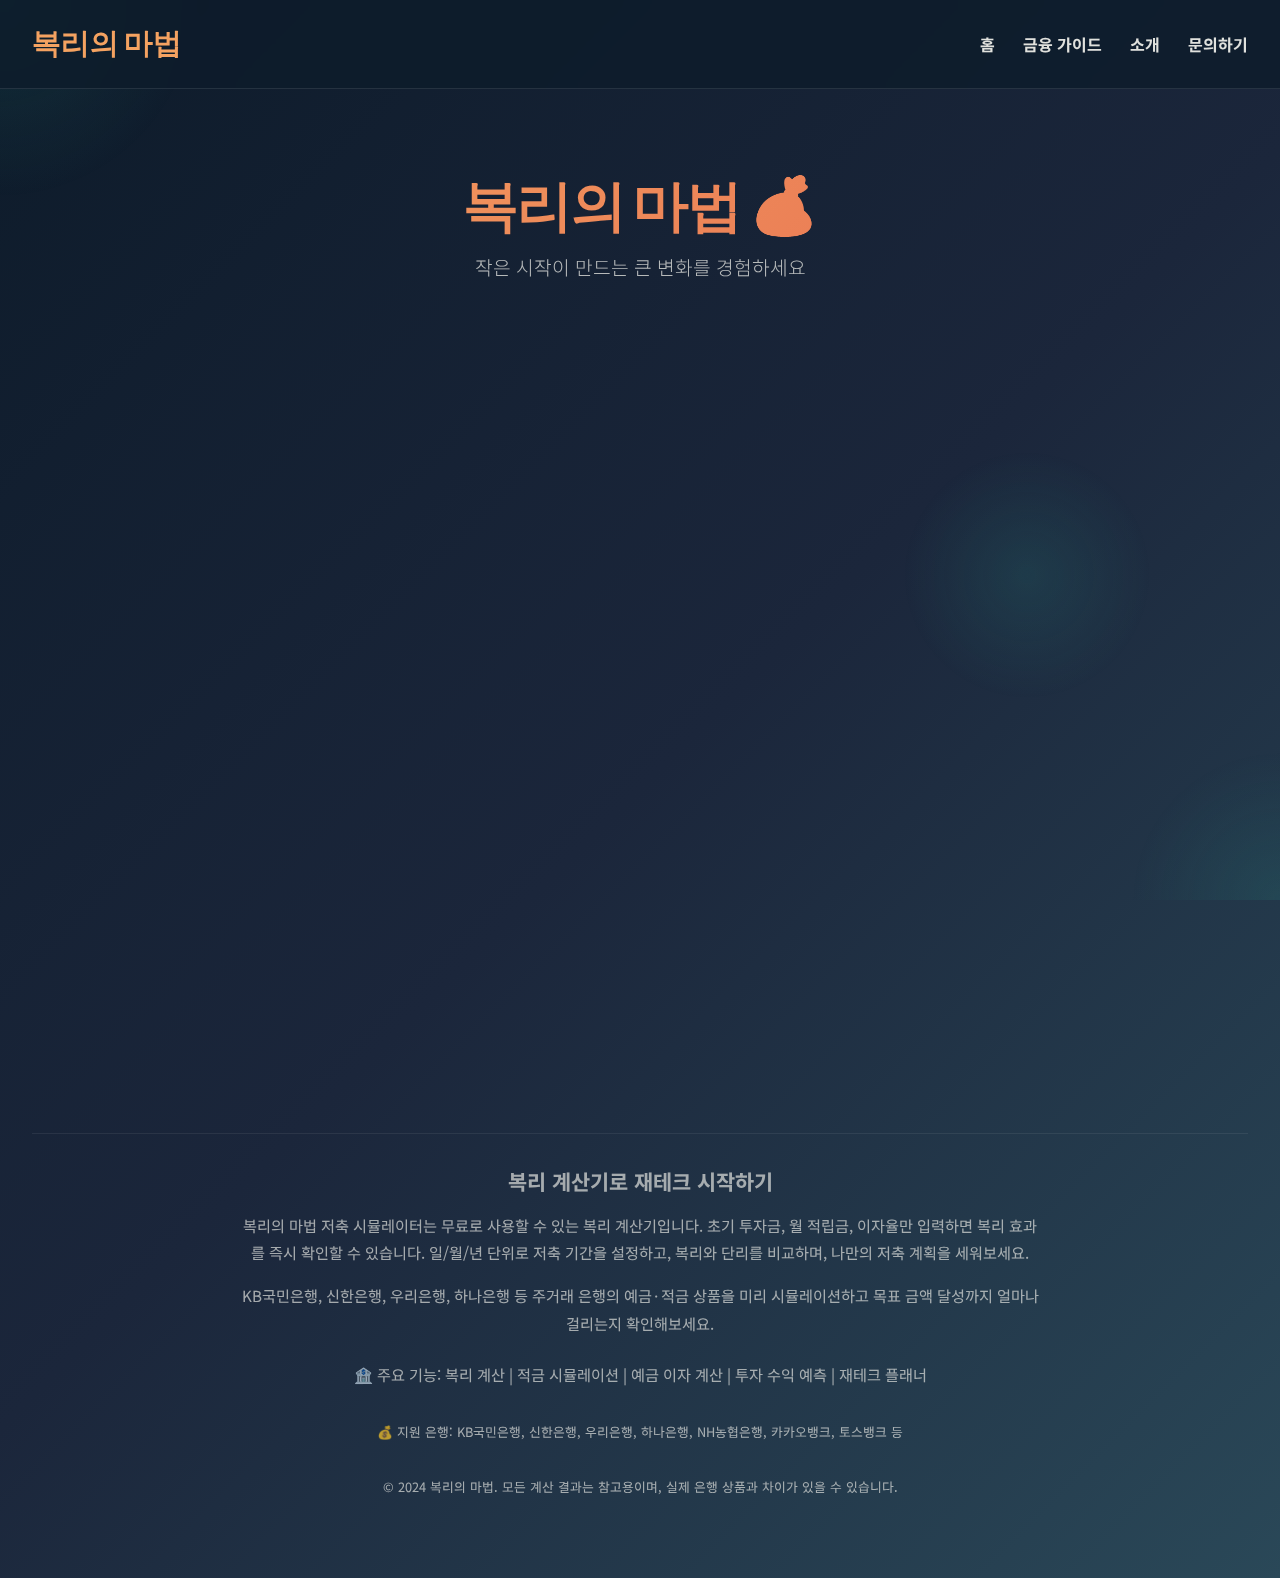
<file: index.html>
<!DOCTYPE html>
<html lang="ko">
<head>
    <meta charset="UTF-8">
    <meta name="viewport" content="width=device-width, initial-scale=1.0">
    
    <!-- SEO Meta Tags -->
    <title>복리 계산기 - 저축 시뮬레이터 | 복리의 마법 무료 저축 계산 도구</title>
    <meta name="description" content="무료 복리 계산기로 저축 목표를 시뮬레이션하세요. 초기 투자금, 월 적립금, 이자율을 입력하면 복리 효과를 즉시 확인할 수 있습니다. 일/월/년 단위 선택 가능, 복리 vs 단리 비교, 저축 기록 관리 기능 제공.">
    <meta name="keywords" content="복리계산기, 저축계산기, 적금계산기, 예금계산기, 복리이자계산, 재테크계산기, 투자수익계산, 금융계산기, 은행이자계산, 목돈만들기">
    <meta name="author" content="복리의 마법">
    <meta name="robots" content="index, follow">
    <link rel="canonical" href="https://yourwebsite.com/savings-simulator.html">
    
    <!-- Open Graph Meta Tags -->
    <meta property="og:type" content="website">
    <meta property="og:title" content="복리 계산기 - 저축 시뮬레이터 | 복리의 마법">
    <meta property="og:description" content="무료 복리 계산기로 저축 목표를 시뮬레이션하세요. 복리 효과를 즉시 확인하고 현명한 재테크를 시작하세요.">
    <meta property="og:url" content="https://yourwebsite.com/savings-simulator.html">
    <meta property="og:image" content="https://yourwebsite.com/images/og-image.jpg">
    <meta property="og:locale" content="ko_KR">
    
    <!-- Twitter Card Meta Tags -->
    <meta name="twitter:card" content="summary_large_image">
    <meta name="twitter:title" content="복리 계산기 - 저축 시뮬레이터">
    <meta name="twitter:description" content="무료 복리 계산기로 저축 목표를 시뮬레이션하세요. 복리 효과를 즉시 확인하고 현명한 재테크를 시작하세요.">
    <meta name="twitter:image" content="https://yourwebsite.com/images/twitter-image.jpg">
    
    <!-- Structured Data (JSON-LD) -->
    <script type="application/ld+json">
    {
      "@context": "https://schema.org",
      "@type": "WebApplication",
      "name": "복리의 마법 - 저축 시뮬레이터",
      "description": "복리 계산기, 저축 시뮬레이터, 적금 계산기 - 무료 온라인 도구",
      "url": "https://yourwebsite.com/savings-simulator.html",
      "applicationCategory": "FinanceApplication",
      "operatingSystem": "Any",
      "offers": {
        "@type": "Offer",
        "price": "0",
        "priceCurrency": "KRW"
      },
      "aggregateRating": {
        "@type": "AggregateRating",
        "ratingValue": "4.8",
        "ratingCount": "1250"
      }
    }
    </script>
    
    <link href="https://fonts.googleapis.com/css2?family=Noto+Sans+KR:wght@400;700;900&family=Outfit:wght@300;600;900&display=swap" rel="stylesheet">
    <link rel="stylesheet" href="style.css">
    <script async src="https://pagead2.googlesyndication.com/pagead/js/adsbygoogle.js?client=ca-pub-7644009675634803"
     crossorigin="anonymous"></script>
    <meta name="google-adsense-account" content="ca-pub-7644009675634803">
</head>
<body itemscope itemtype="https://schema.org/WebApplication">
    <div class="bg-decoration">
        <div class="circle" alt=""></div>
        <div class="circle" alt=""></div>
        <div class="circle" alt=""></div>
    </div>

    <header class="site-header">
        <div class="logo">복리의 마법</div>
        <nav class="main-nav">
            <a href="index.html">홈</a>
            <a href="guides.html">금융 가이드</a>
            <a href="about.html">소개</a>
            <a href="contact.html">문의하기</a>
        </nav>
    </header>

    <main class="container">
        <!-- Input Page -->
        <section class="input-page" id="inputPage">
            <header>
                <h1 itemprop="name">복리의 마법 💰</h1>
                <p class="subtitle" itemprop="description">작은 시작이 만드는 큰 변화를 경험하세요</p>
            </header>

            <div class="main-grid">
                <!-- Calculator Section -->
                <article class="card">
                    <h2><span class="card-icon">⚙️</span>저축 설정</h2>
                    
                    <div class="input-group">
                        <label for="principal">초기 투자금 (원)</label>
                        <input type="number" id="principal" value="1000000" min="0" step="10000">
                        <div class="input-hint">처음 저축할 금액을 입력하세요</div>
                    </div>

                    <div class="input-group">
                        <label for="monthly">월 적립금 (원)</label>
                        <input type="number" id="monthly" value="500000" min="0" step="10000">
                        <div class="input-hint">매월 추가로 저축할 금액</div>
                    </div>

                    <div class="input-group">
                        <label for="rate">연 이자율 (%)</label>
                        <input type="number" id="rate" value="4.5" min="0" max="100" step="0.1">
                        <div class="input-hint">은행 상품의 연 이자율을 입력하세요</div>
                    </div>

                                            <div class="input-group">
                                                <label for="period">저축 기간</label>
                                                <div id="period-grid">
                                                    <input type="number" id="period" value="10" min="1" step="1">
                                                    <select id="periodUnit">
                                                        <option value="days">일</option>
                                                        <option value="months">월</option>
                                                        <option value="years" selected>년</option>
                                                    </select>
                                                </div>
                                                <div class="input-hint">저축을 유지할 기간을 선택하세요</div>
                                            </div>
                    <button class="btn btn-primary" onclick="calculate()">
                        <span>📊</span> 시뮬레이션 시작
                    </button>
                </article>

                <!-- Info Section -->
                <aside class="card">
                    <h2><span class="card-icon">💡</span>복리의 힘</h2>
                    
                    <article>
                        <h3>복리란 무엇인가요?</h3>
                        <p>
                            복리는 '이자에 이자가 붙는 것'을 말합니다. 단리와 달리 원금뿐만 아니라 발생한 이자에도 이자가 붙어 
                            시간이 지날수록 자산이 기하급수적으로 증가합니다.
                        </p>
                        <h3>왜 중요한가요?</h3>
                        <p>
                            아인슈타인은 "복리는 세상에서 가장 위대한 수학적 발견"이라고 말했습니다. 
                            작은 금액이라도 꾸준히 저축하면 복리 효과로 큰 목돈을 만들 수 있습니다.
                        </p>
                    </article>

                    <article>
                        <h3>💰 사용 팁</h3>
                        <ul>
                            <li>주거래 은행의 실제 금리를 입력해보세요</li>
                            <li>목표 금액을 정하고 역으로 계산해보세요</li>
                            <li>단기(30일), 중기(6개월), 장기(10년)로 비교해보세요</li>
                            <li>월 적립금을 늘렸을 때 효과를 확인해보세요</li>
                        </ul>
                    </article>
                </aside>
            </div>


        </section>

        <!-- Result Page -->
        <section class="result-page" id="resultPage">
            <button class="back-button" onclick="goBack()">
                ← 다시 계산하기
            </button>

            <header>
                <h2 itemprop="name">시뮬레이션 결과 📊</h2>
                <p class="subtitle">당신의 저축 계획 분석 결과입니다</p>
            </header>

            <div class="result-grid">
                <!-- Results Summary -->
                <article class="card">
                    <h2><span class="card-icon">📈</span>최종 결과</h2>
                    
                    <div class="result-display">
                        <div class="result-label">최종 금액</div>
                        <div class="result-value" id="finalAmount">0원</div>
                        <div class="result-detail" id="interestEarned">이자 수익: 0원</div>
                    </div>

                    <div class="results-summary">
                        <div class="results-summary-item">
                            <span class="results-summary-label">총 납입액</span>
                            <span class="highlight-number" id="totalDeposit">0원</span>
                        </div>
                        <div class="results-summary-item">
                            <span class="results-summary-label">이자 수익</span>
                            <span class="highlight-number" id="totalInterest">0원</span>
                        </div>
                        <div class="results-summary-item">
                            <span class="results-summary-label">수익률</span>
                            <span class="highlight-number" id="returnRate">0%</span>
                        </div>
                    </div>

                    <button class="btn btn-primary" onclick="goBack()">
                        🔄 새로운 계산하기
                    </button>
                </article>

                <!-- Chart Section -->
                <article class="card" id="chartCard">
                    <h2><span class="card-icon">📊</span>자산 증가 추이</h2>
                    <div class="chart-container">
                        <div class="chart-bars" id="chartBars"></div>
                    </div>
                </article>

                <!-- Comparison Section -->
                <article class="card" id="comparisonCard">
                    <h2><span class="card-icon">🔍</span>복리 vs 단리 비교</h2>
                    <p style="color: var(--text-dark); margin-bottom: 1rem;">
                        같은 조건에서 복리와 단리의 차이를 확인해보세요. 시간이 지날수록 복리의 효과는 기하급수적으로 증가합니다!
                    </p>
                    <table class="comparison-table">
                        <thead>
                            <tr>
                                <th>구분</th>
                                <th>최종 금액</th>
                                <th>이자 수익</th>
                                <th>차이</th>
                            </tr>
                        </thead>
                        <tbody id="comparisonBody">
                        </tbody>
                    </table>
                </article>
            </div>
        </section>

        <!-- SEO Footer Content -->
        <footer>
            <h2>복리 계산기로 재테크 시작하기</h2>
            <p>
                복리의 마법 저축 시뮬레이터는 무료로 사용할 수 있는 복리 계산기입니다. 
                초기 투자금, 월 적립금, 이자율만 입력하면 복리 효과를 즉시 확인할 수 있습니다. 
                일/월/년 단위로 저축 기간을 설정하고, 복리와 단리를 비교하며, 나만의 저축 계획을 세워보세요.
            </p>
            <p>
                KB국민은행, 신한은행, 우리은행, 하나은행 등 주거래 은행의 예금·적금 상품을 미리 시뮬레이션하고 
                목표 금액 달성까지 얼마나 걸리는지 확인해보세요.
            </p>
            <div>
                <p>🏦 주요 기능: 복리 계산 | 적금 시뮬레이션 | 예금 이자 계산 | 투자 수익 예측 | 재테크 플래너</p>
                <p>💰 지원 은행: KB국민은행, 신한은행, 우리은행, 하나은행, NH농협은행, 카카오뱅크, 토스뱅크 등</p>
            </div>
            <p>
                © 2024 복리의 마법. 모든 계산 결과는 참고용이며, 실제 은행 상품과 차이가 있을 수 있습니다.
            </p>
        </footer>
    </main>

    <script src="main.js"></script>
</body>
</html>
</file>
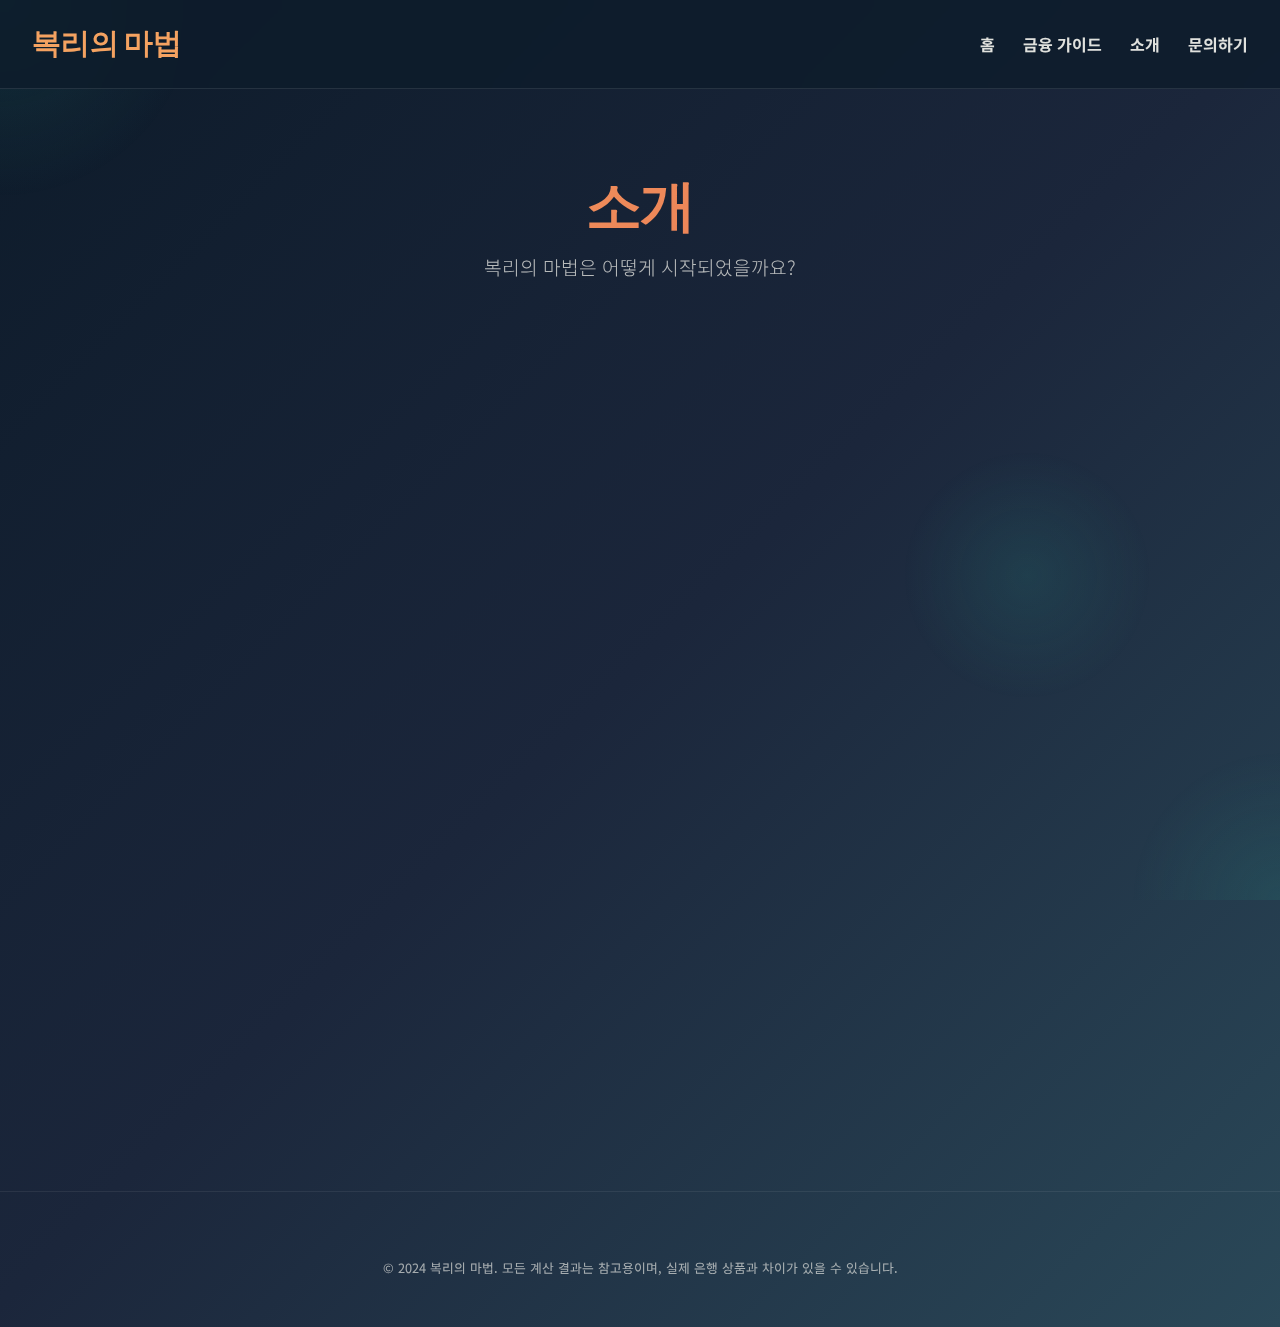
<file: about.html>
<!DOCTYPE html>
<html lang="ko">
<head>
    <meta charset="UTF-8">
    <meta name="viewport" content="width=device-width, initial-scale=1.0">
    <title>소개 - 복리의 마법</title>
    <meta name="description" content="복리의 마법은 누구나 쉽게 금융을 이해하고, 현명한 재테크를 시작할 수 있도록 돕기 위해 만들어졌습니다.">
    <link rel="stylesheet" href="style.css">
    <link href="https://fonts.googleapis.com/css2?family=Noto+Sans+KR:wght@400;700;900&family=Outfit:wght@300;600;900&display=swap" rel="stylesheet">
</head>
<body>
    <div class="bg-decoration">
        <div class="circle" alt=""></div>
        <div class="circle" alt=""></div>
        <div class="circle" alt=""></div>
    </div>

    <header class="site-header">
        <div class="logo">복리의 마법</div>
        <nav class="main-nav">
            <a href="index.html">홈</a>
            <a href="guides.html">금융 가이드</a>
            <a href="about.html">소개</a>
            <a href="contact.html">문의하기</a>
        </nav>
    </header>

    <main class="container">
        <header>
            <h1>소개</h1>
            <p class="subtitle">복리의 마법은 어떻게 시작되었을까요?</p>
        </header>

        <div class="card" style="max-width: 800px; margin: 0 auto;">
            <article>
                <h2 style="font-size: 1.5rem; margin-bottom: 1.5rem;">우리의 미션</h2>
                <p style="color: var(--text-dark); line-height: 1.8; margin-bottom: 2rem;">
                    '복리의 마법'은 금융과 재테크가 더 이상 어렵고 복잡한 주제가 아니라는 것을 보여드리고 싶었습니다. 
                    저희는 사용자가 자신의 재정 상태를 명확히 파악하고, 장기적인 목표를 세우며, 
                    복리라는 강력한 도구를 통해 자산을 키워나갈 수 있도록 돕는 것을 목표로 합니다.
                </p>
                
                <h2 style="font-size: 1.5rem; margin-bottom: 1.5rem;">무엇을 제공하나요?</h2>
                <ul style="color: var(--text-dark); line-height: 2; padding-left: 1.5rem; margin-bottom: 2rem;">
                    <li><strong>직관적인 복리 계산기:</strong> 몇 번의 클릭만으로 미래 자산을 예측하고, 다양한 시나리오를 시뮬레이션할 수 있습니다.</li>
                    <li><strong>신뢰할 수 있는 금융 가이드:</strong> 초보자부터 숙련된 투자자까지 모두에게 유용한 최신 금융 정보와 팁을 제공합니다.</li>
                    <li><strong>사용자 친화적인 경험:</strong> 복잡한 숫자와 그래프 대신, 누구나 쉽게 이해할 수 있는 시각 자료와 깔끔한 디자인을 추구합니다.</li>
                </ul>

                <h2 style="font-size: 1.5rem; margin-bottom: 1.5rem;">앞으로의 계획</h2>
                <p style="color: var(--text-dark); line-height: 1.8;">
                    저희는 여기서 멈추지 않을 것입니다. 앞으로 더 다양한 금융 계산기(대출 이자, 부동산 수익률 등)를 추가하고, 
                    개인 맞춤형 포트폴리오 추천 기능, 그리고 사용자들이 서로의 지식을 나눌 수 있는 커뮤니티를 구축할 계획입니다.
                    <br><br>
                    '복리의 마법'과 함께 여러분의 금융 여정을 시작해보세요!
                </p>
            </article>
        </div>
    </main>

    <footer style="margin-top: 3rem; padding: 2rem 1rem; text-align: center; color: var(--text-light); opacity: 0.7; border-top: 1px solid rgba(255,255,255,0.1);">
        <p style="margin-top: 2rem; font-size: 0.8rem;">
            © 2024 복리의 마법. 모든 계산 결과는 참고용이며, 실제 은행 상품과 차이가 있을 수 있습니다.
        </p>
    </footer>
</body>
</html>
</file>
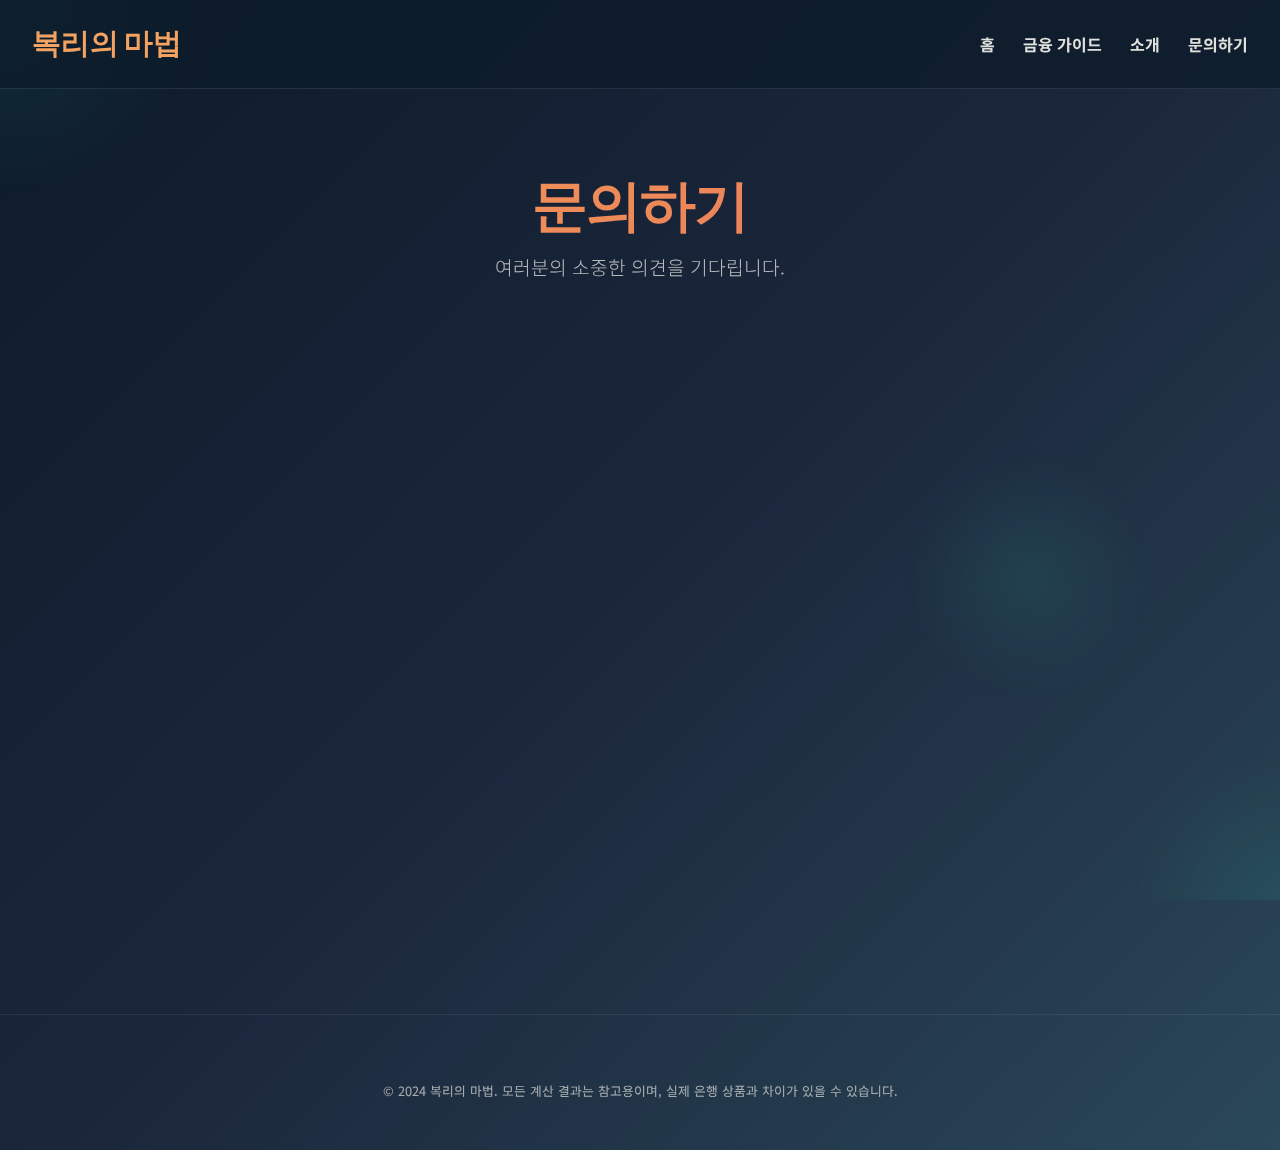
<file: contact.html>
<!DOCTYPE html>
<html lang="ko">
<head>
    <meta charset="UTF-8">
    <meta name="viewport" content="width=device-width, initial-scale=1.0">
    <title>문의하기 - 복리의 마법</title>
    <meta name="description" content="복리의 마법에 궁금한 점이나 제안할 내용이 있으신가요? 언제든지 편하게 문의해주세요.">
    <link rel="stylesheet" href="style.css">
    <link href="https://fonts.googleapis.com/css2?family=Noto+Sans+KR:wght@400;700;900&family=Outfit:wght@300;600;900&display=swap" rel="stylesheet">
</head>
<body>
    <div class="bg-decoration">
        <div class="circle" alt=""></div>
        <div class="circle" alt=""></div>
        <div class="circle" alt=""></div>
    </div>

    <header class="site-header">
        <div class="logo">복리의 마법</div>
        <nav class="main-nav">
            <a href="index.html">홈</a>
            <a href="guides.html">금융 가이드</a>
            <a href="about.html">소개</a>
            <a href="contact.html">문의하기</a>
        </nav>
    </header>

    <main class="container">
        <header>
            <h1>문의하기</h1>
            <p class="subtitle">여러분의 소중한 의견을 기다립니다.</p>
        </header>

        <div class="card" style="max-width: 800px; margin: 0 auto;">
            <form id="contactForm">
                <div class="input-group">
                    <label for="name">이름</label>
                    <input type="text" id="name" name="name" required>
                </div>
                <div class="input-group">
                    <label for="email">이메일</label>
                    <input type="email" id="email" name="email" required>
                </div>
                <div class="input-group">
                    <label for="message">메시지</label>
                    <textarea id="message" name="message" rows="6" required></textarea>
                </div>
                <button type="submit" class="btn btn-primary">메시지 보내기</button>
            </form>
        </div>
    </main>

    <footer style="margin-top: 3rem; padding: 2rem 1rem; text-align: center; color: var(--text-light); opacity: 0.7; border-top: 1px solid rgba(255,255,255,0.1);">
        <p style="margin-top: 2rem; font-size: 0.8rem;">
            © 2024 복리의 마법. 모든 계산 결과는 참고용이며, 실제 은행 상품과 차이가 있을 수 있습니다.
        </p>
    </footer>

    <script>
        document.getElementById('contactForm').addEventListener('submit', function(e) {
            e.preventDefault();
            alert('소중한 의견 감사합니다. 빠른 시일 내에 회신드리겠습니다.');
            this.reset();
        });
    </script>
</body>
</html>
</file>
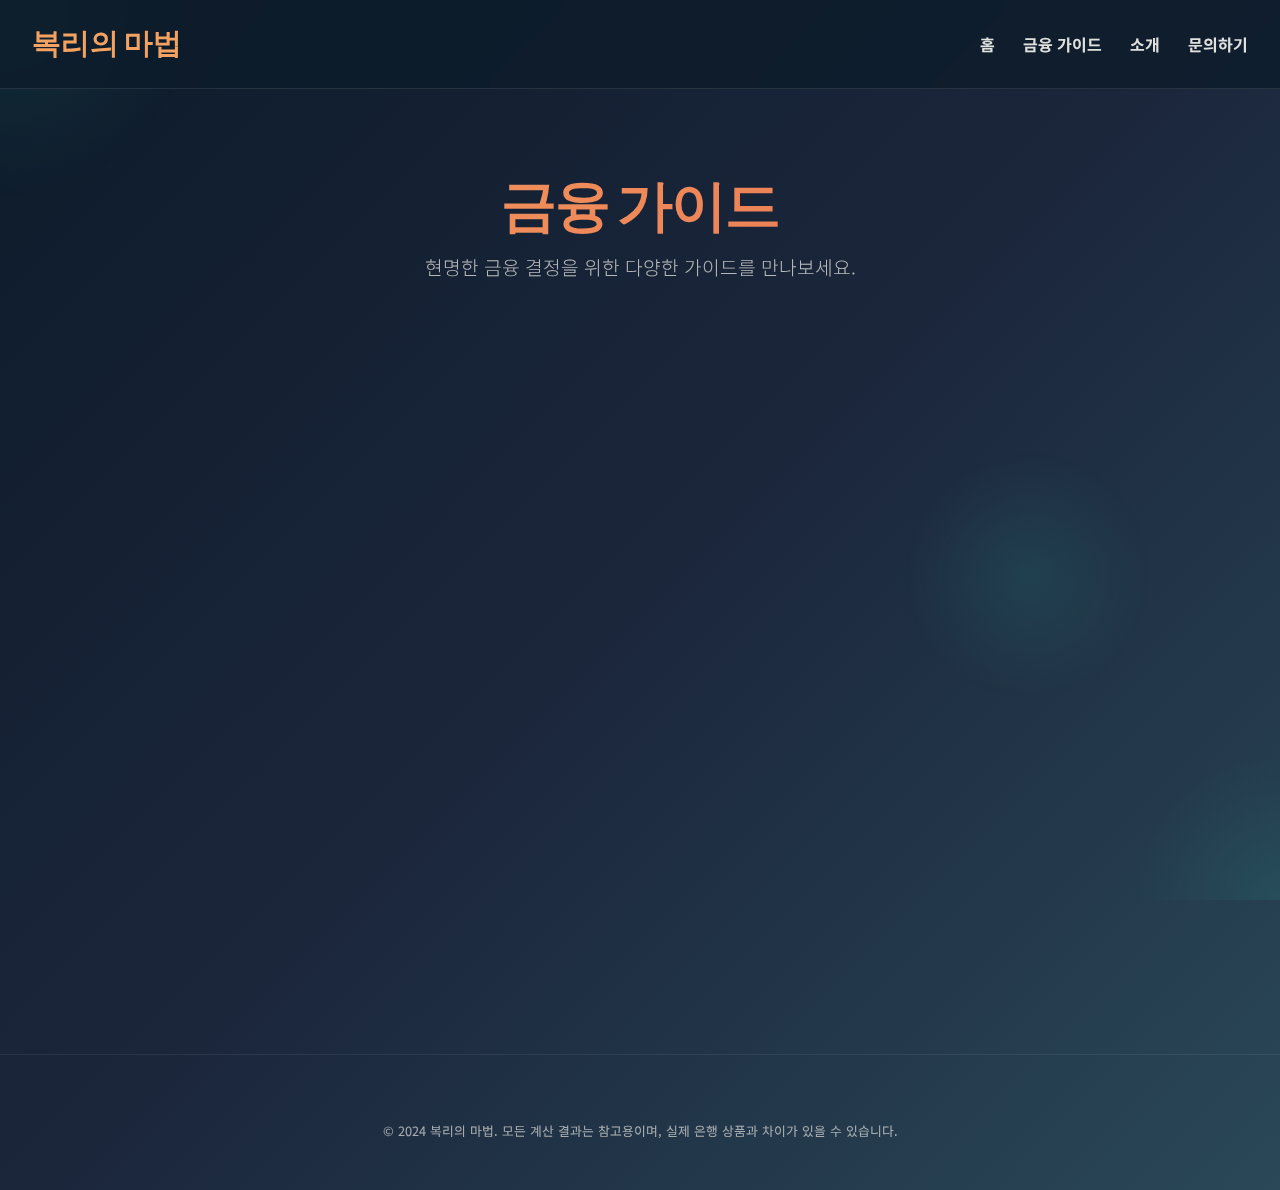
<file: guides.html>
<!DOCTYPE html>
<html lang="ko">
<head>
    <meta charset="UTF-8">
    <meta name="viewport" content="width=device-width, initial-scale=1.0">
    <title>금융 가이드 - 복리의 마법</title>
    <meta name="description" content="복리의 마법에서 제공하는 금융 가이드. 재테크, 투자, 은퇴 준비에 대한 유용한 정보들을 만나보세요.">
    <link rel="stylesheet" href="style.css">
    <link href="https://fonts.googleapis.com/css2?family=Noto+Sans+KR:wght@400;700;900&family=Outfit:wght@300;600;900&display=swap" rel="stylesheet">
</head>
<body>
    <div class="bg-decoration">
        <div class="circle" alt=""></div>
        <div class="circle" alt=""></div>
        <div class="circle" alt=""></div>
    </div>

    <header class="site-header">
        <div class="logo">복리의 마법</div>
        <nav class="main-nav">
            <a href="index.html">홈</a>
            <a href="guides.html">금융 가이드</a>
            <a href="about.html">소개</a>
            <a href="contact.html">문의하기</a>
        </nav>
    </header>

    <main class="container">
        <header>
            <h1>금융 가이드</h1>
            <p class="subtitle">현명한 금융 결정을 위한 다양한 가이드를 만나보세요.</p>
        </header>

        <div class="main-grid">
            <article class="card">
                <h2><span class="card-icon">📚</span>복리의 힘, 제대로 알기</h2>
                <p style="color: var(--text-dark); line-height: 1.8; margin-bottom: 1.5rem;">
                    아인슈타인이 '세계 8대 불가사의'라고 극찬한 복리. 이 가이드에서는 복리의 기본 개념부터 실생활 활용법까지 깊이 있게 다룹니다.
                </p>
                <a href="articles/compound-interest.html" class="btn btn-secondary">자세히 보기</a>
            </article>

            <article class="card">
                <h2><span class="card-icon">📈</span>초보자를 위한 투자 첫걸음</h2>
                <p style="color: var(--text-dark); line-height: 1.8; margin-bottom: 1.5rem;">
                    투자가 어렵게만 느껴지시나요? 주식, 펀드, ETF 등 다양한 투자 상품의 기초와 위험 관리 방법을 알기 쉽게 설명해드립니다.
                </p>
                <a href="articles/investing-basics.html" class="btn btn-secondary">자세히 보기</a>
            </article>

            <article class="card">
                <h2><span class="card-icon">🏡</span>나의 은퇴 준비, 언제부터 시작해야 할까?</h2>
                <p style="color: var(--text-dark); line-height: 1.8; margin-bottom: 1.5rem;">
                    안정적인 노후를 위한 은퇴 준비, 더 이상 미룰 수 없습니다. 연령대별 은퇴 준비 전략과 필수 금융 상품을 확인해보세요.
                </p>
                <a href="articles/retirement-planning.html" class="btn btn-secondary">자세히 보기</a>
            </article>
        </div>
    </main>

    <footer style="margin-top: 3rem; padding: 2rem 1rem; text-align: center; color: var(--text-light); opacity: 0.7; border-top: 1px solid rgba(255,255,255,0.1);">
        <p style="margin-top: 2rem; font-size: 0.8rem;">
            © 2024 복리의 마법. 모든 계산 결과는 참고용이며, 실제 은행 상품과 차이가 있을 수 있습니다.
        </p>
    </footer>
</body>
</html>
</file>
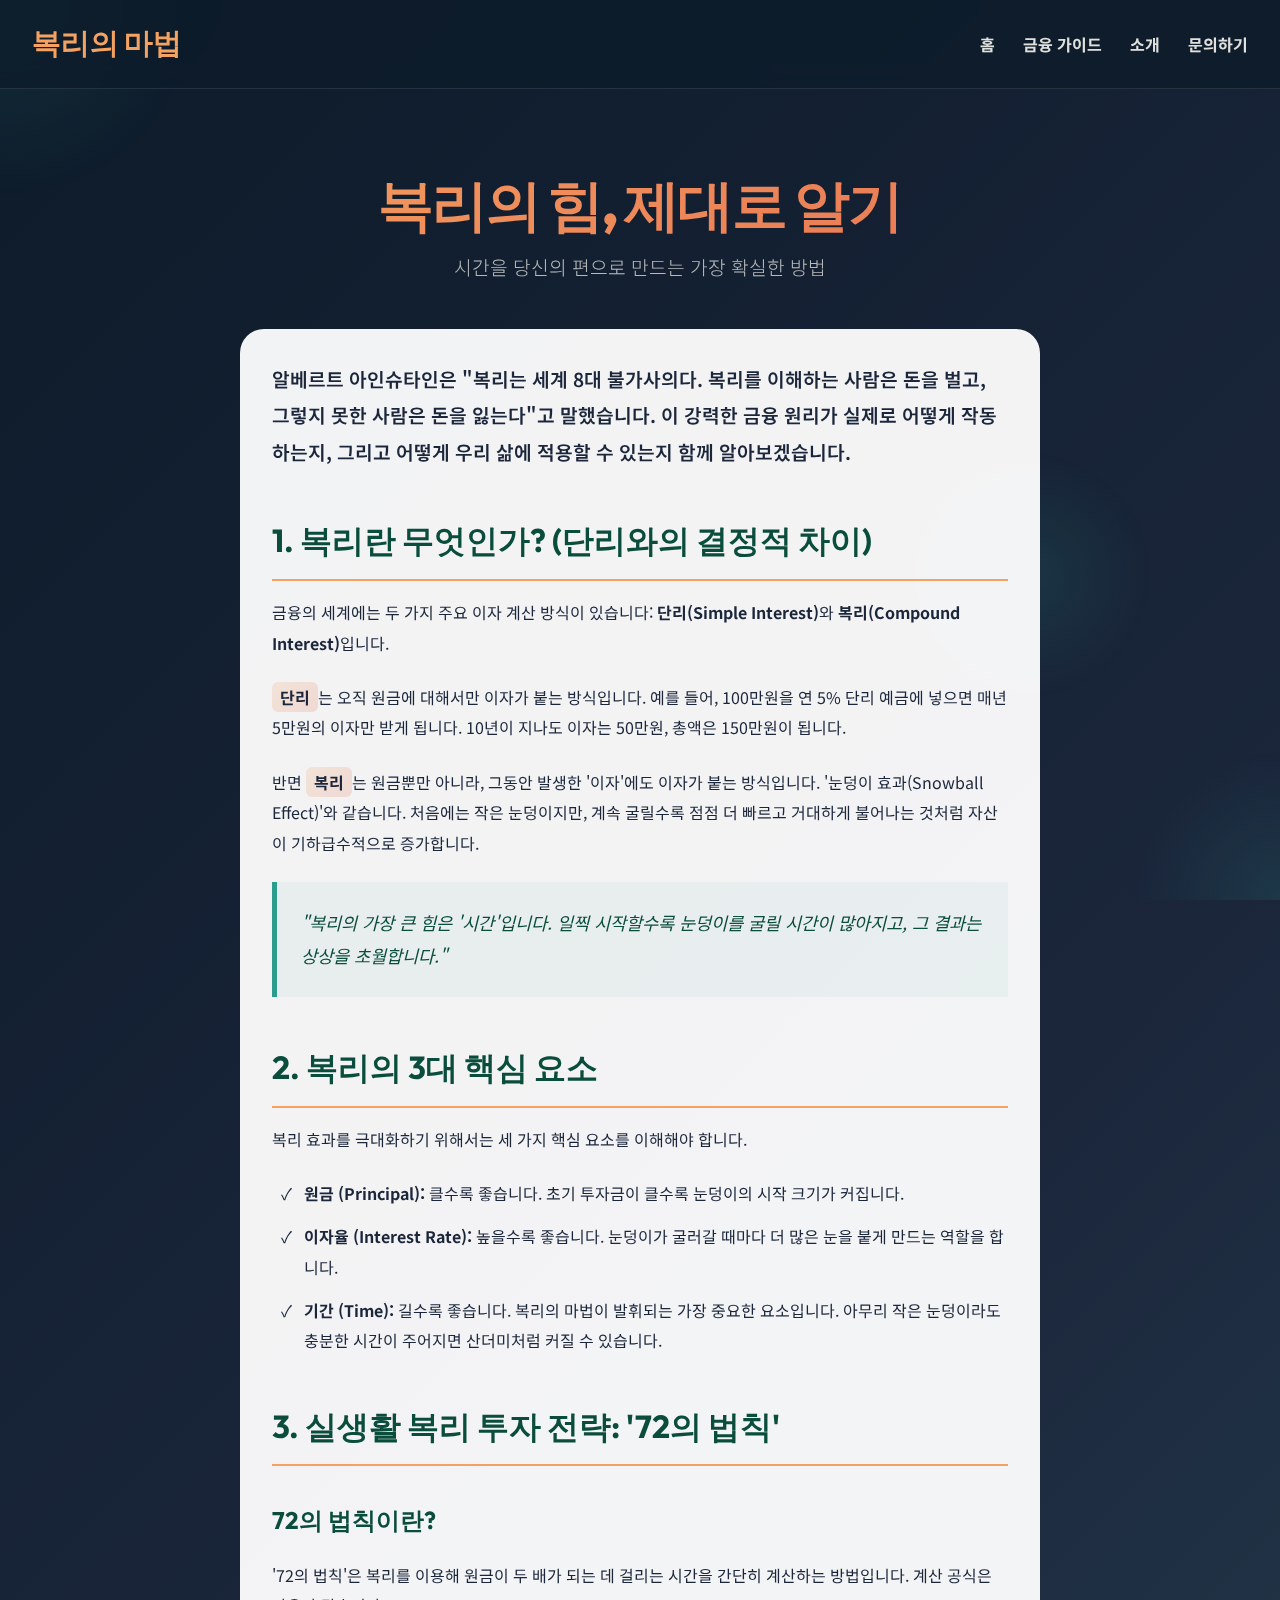
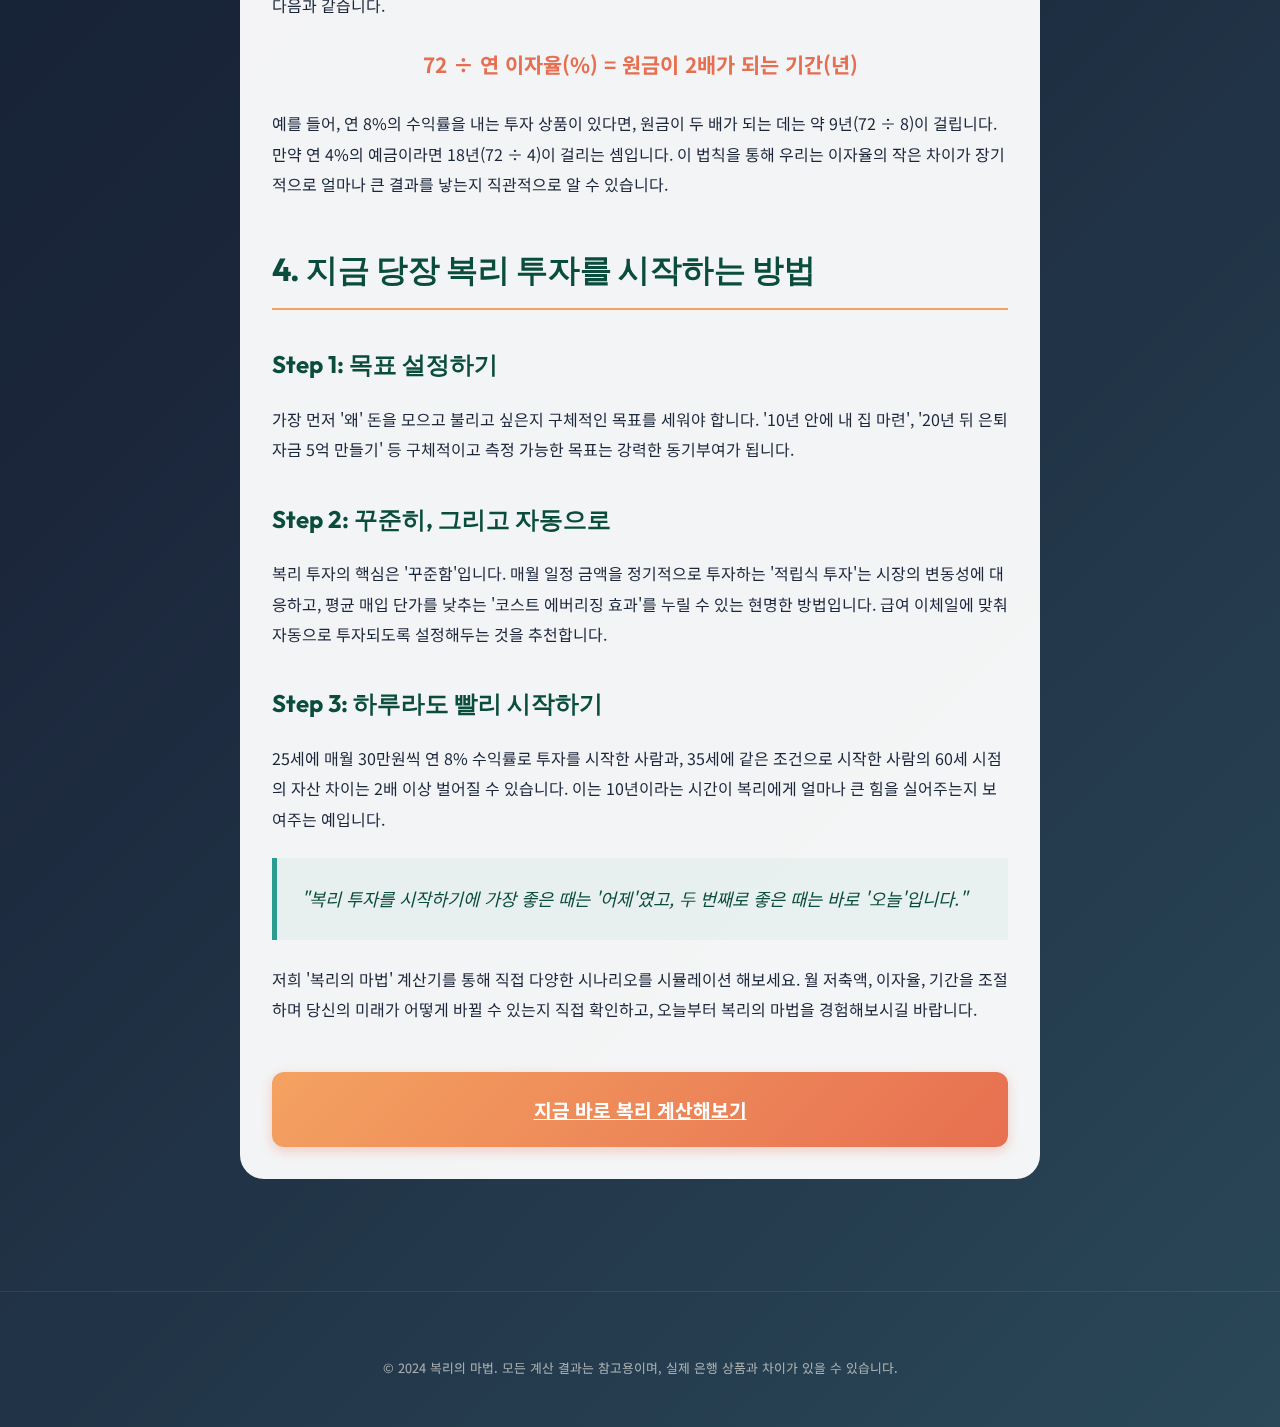
<file: articles/compound-interest.html>
<!DOCTYPE html>
<html lang="ko">
<head>
    <meta charset="UTF-8">
    <meta name="viewport" content="width=device-width, initial-scale=1.0">
    <title>복리의 힘, 제대로 알기 - 복리의 마법</title>
    <meta name="description" content="복리의 개념, 원리, 그리고 실생활 투자 전략까지. 복리의 모든 것을 깊이 있게 탐구하고 부를 쌓는 비밀을 알아보세요.">
    <link rel="stylesheet" href="../style.css">
    <link href="https://fonts.googleapis.com/css2?family=Noto+Sans+KR:wght@400;700;900&family=Outfit:wght@300;600;900&display=swap" rel="stylesheet">
</head>
<body>
    <div class="bg-decoration">
        <div class="circle" alt=""></div>
        <div class="circle" alt=""></div>
        <div class="circle" alt=""></div>
    </div>

    <header class="site-header">
        <div class="logo">복리의 마법</div>
        <nav class="main-nav">
            <a href="../index.html">홈</a>
            <a href="../guides.html">금융 가이드</a>
            <a href="../about.html">소개</a>
            <a href="../contact.html">문의하기</a>
        </nav>
    </header>

    <main class="container">
        <header>
            <h1>복리의 힘, 제대로 알기</h1>
            <p class="subtitle">시간을 당신의 편으로 만드는 가장 확실한 방법</p>
        </header>

        <article class="article-body">
            <p class="lead">
                알베르트 아인슈타인은 "복리는 세계 8대 불가사의다. 복리를 이해하는 사람은 돈을 벌고, 그렇지 못한 사람은 돈을 잃는다"고 말했습니다. 이 강력한 금융 원리가 실제로 어떻게 작동하는지, 그리고 어떻게 우리 삶에 적용할 수 있는지 함께 알아보겠습니다.
            </p>

            <h2>1. 복리란 무엇인가? (단리와의 결정적 차이)</h2>
            <p>
                금융의 세계에는 두 가지 주요 이자 계산 방식이 있습니다: <strong>단리(Simple Interest)</strong>와 <strong>복리(Compound Interest)</strong>입니다.
            </p>
            <p>
                <span class="highlight">단리</span>는 오직 원금에 대해서만 이자가 붙는 방식입니다. 예를 들어, 100만원을 연 5% 단리 예금에 넣으면 매년 5만원의 이자만 받게 됩니다. 10년이 지나도 이자는 50만원, 총액은 150만원이 됩니다.
            </p>
            <p>
                반면 <span class="highlight">복리</span>는 원금뿐만 아니라, 그동안 발생한 '이자'에도 이자가 붙는 방식입니다. '눈덩이 효과(Snowball Effect)'와 같습니다. 처음에는 작은 눈덩이지만, 계속 굴릴수록 점점 더 빠르고 거대하게 불어나는 것처럼 자산이 기하급수적으로 증가합니다.
            </p>
            <blockquote>
                "복리의 가장 큰 힘은 '시간'입니다. 일찍 시작할수록 눈덩이를 굴릴 시간이 많아지고, 그 결과는 상상을 초월합니다."
            </blockquote>

            <h2>2. 복리의 3대 핵심 요소</h2>
            <p>
                복리 효과를 극대화하기 위해서는 세 가지 핵심 요소를 이해해야 합니다.
            </p>
            <ul>
                <li><strong>원금 (Principal):</strong> 클수록 좋습니다. 초기 투자금이 클수록 눈덩이의 시작 크기가 커집니다.</li>
                <li><strong>이자율 (Interest Rate):</strong> 높을수록 좋습니다. 눈덩이가 굴러갈 때마다 더 많은 눈을 붙게 만드는 역할을 합니다.</li>
                <li><strong>기간 (Time):</strong> 길수록 좋습니다. 복리의 마법이 발휘되는 가장 중요한 요소입니다. 아무리 작은 눈덩이라도 충분한 시간이 주어지면 산더미처럼 커질 수 있습니다.</li>
            </ul>

            <h2>3. 실생활 복리 투자 전략: '72의 법칙'</h2>
            <h3>72의 법칙이란?</h3>
            <p>
                '72의 법칙'은 복리를 이용해 원금이 두 배가 되는 데 걸리는 시간을 간단히 계산하는 방법입니다. 계산 공식은 다음과 같습니다.
            </p>
            <p class="rule-of-72">
                72 ÷ 연 이자율(%) = 원금이 2배가 되는 기간(년)
            </p>
            <p>
                예를 들어, 연 8%의 수익률을 내는 투자 상품이 있다면, 원금이 두 배가 되는 데는 약 9년(72 ÷ 8)이 걸립니다. 만약 연 4%의 예금이라면 18년(72 ÷ 4)이 걸리는 셈입니다. 이 법칙을 통해 우리는 이자율의 작은 차이가 장기적으로 얼마나 큰 결과를 낳는지 직관적으로 알 수 있습니다.
            </p>

            <h2>4. 지금 당장 복리 투자를 시작하는 방법</h2>
            <h3>Step 1: 목표 설정하기</h3>
            <p>
                가장 먼저 '왜' 돈을 모으고 불리고 싶은지 구체적인 목표를 세워야 합니다. '10년 안에 내 집 마련', '20년 뒤 은퇴 자금 5억 만들기' 등 구체적이고 측정 가능한 목표는 강력한 동기부여가 됩니다.
            </p>
            <h3>Step 2: 꾸준히, 그리고 자동으로</h3>
            <p>
                복리 투자의 핵심은 '꾸준함'입니다. 매월 일정 금액을 정기적으로 투자하는 '적립식 투자'는 시장의 변동성에 대응하고, 평균 매입 단가를 낮추는 '코스트 에버리징 효과'를 누릴 수 있는 현명한 방법입니다. 급여 이체일에 맞춰 자동으로 투자되도록 설정해두는 것을 추천합니다.
            </p>
            <h3>Step 3: 하루라도 빨리 시작하기</h3>
            <p>
                25세에 매월 30만원씩 연 8% 수익률로 투자를 시작한 사람과, 35세에 같은 조건으로 시작한 사람의 60세 시점의 자산 차이는 2배 이상 벌어질 수 있습니다. 이는 10년이라는 시간이 복리에게 얼마나 큰 힘을 실어주는지 보여주는 예입니다.
            </p>
            <blockquote>
                "복리 투자를 시작하기에 가장 좋은 때는 '어제'였고, 두 번째로 좋은 때는 바로 '오늘'입니다."
            </blockquote>
            <p>
                저희 '복리의 마법' 계산기를 통해 직접 다양한 시나리오를 시뮬레이션 해보세요. 월 저축액, 이자율, 기간을 조절하며 당신의 미래가 어떻게 바뀔 수 있는지 직접 확인하고, 오늘부터 복리의 마법을 경험해보시길 바랍니다.
            </p>
            <div class="article-cta">
                <a href="../index.html" class="btn btn-primary">지금 바로 복리 계산해보기</a>
            </div>
        </article>

    </main>

    <footer>
        <p>
            © 2024 복리의 마법. 모든 계산 결과는 참고용이며, 실제 은행 상품과 차이가 있을 수 있습니다.
        </p>
    </footer>
</body>
</html>
</file>
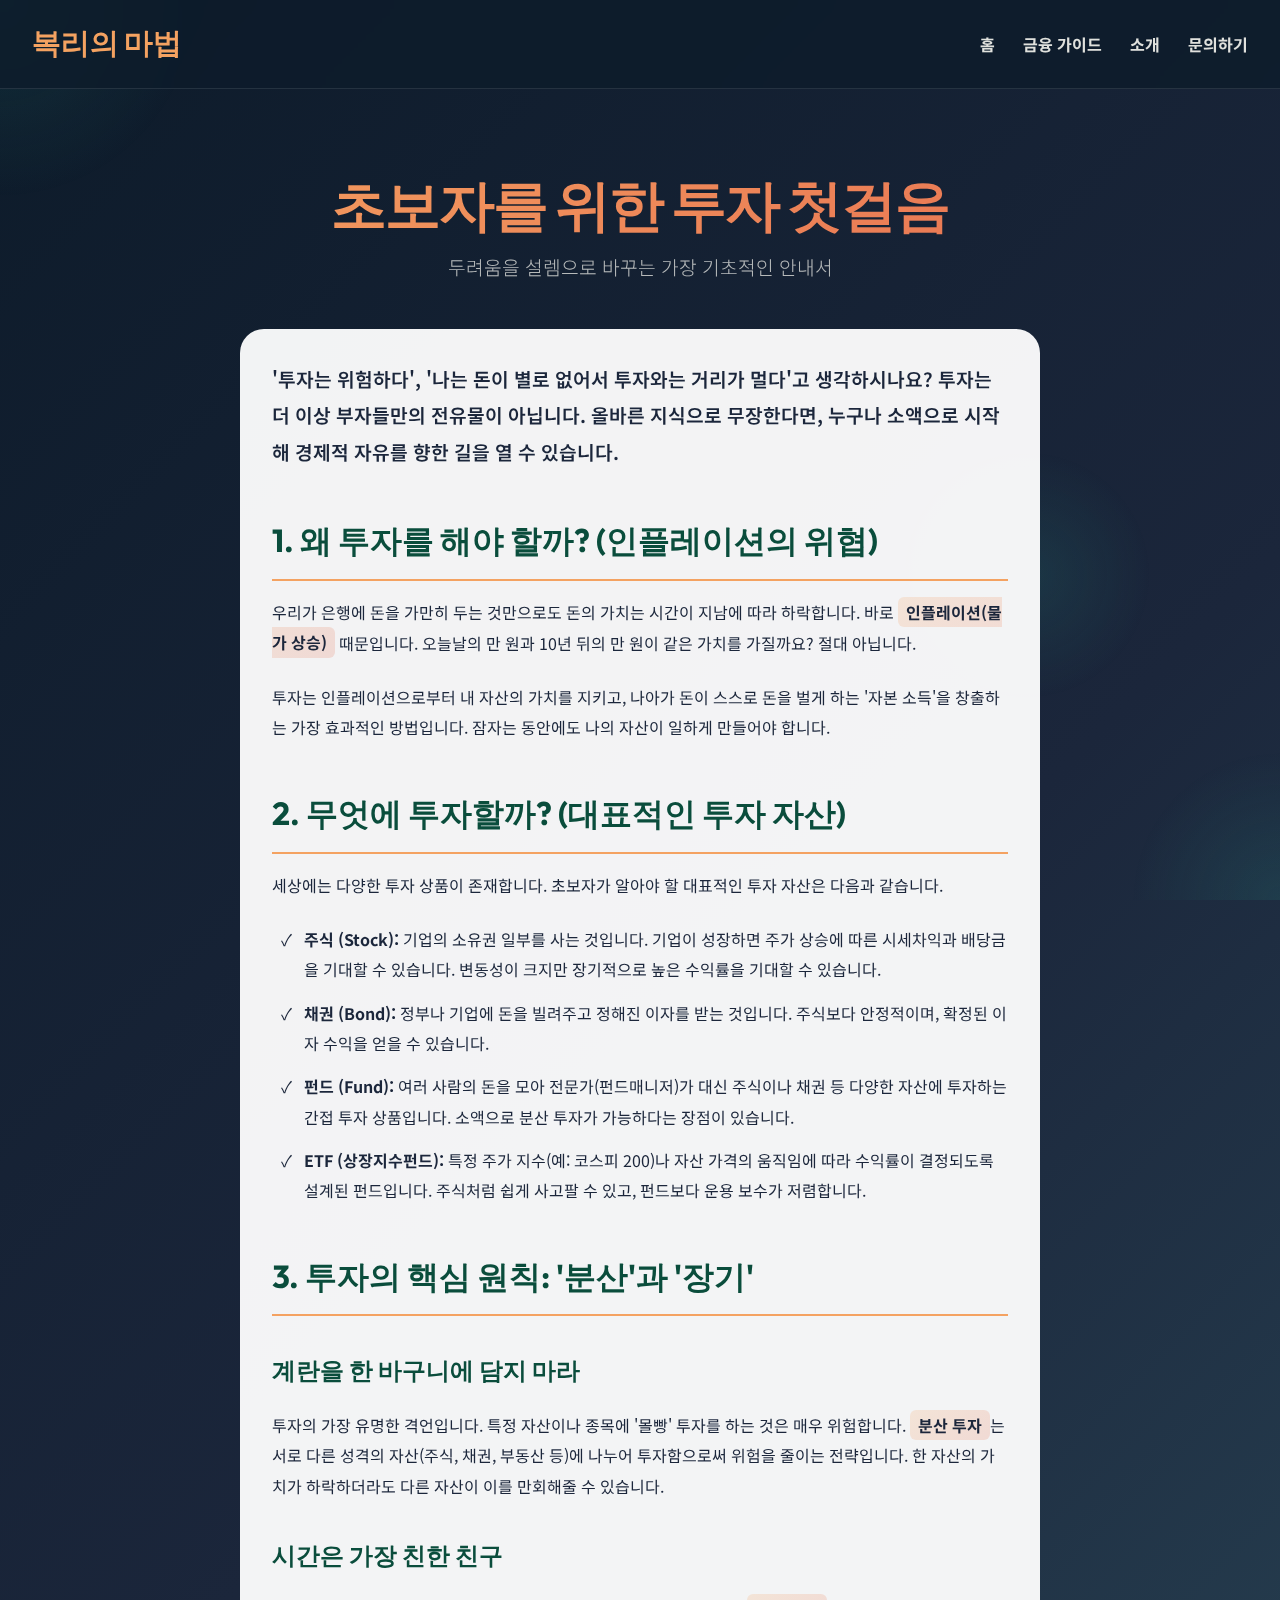
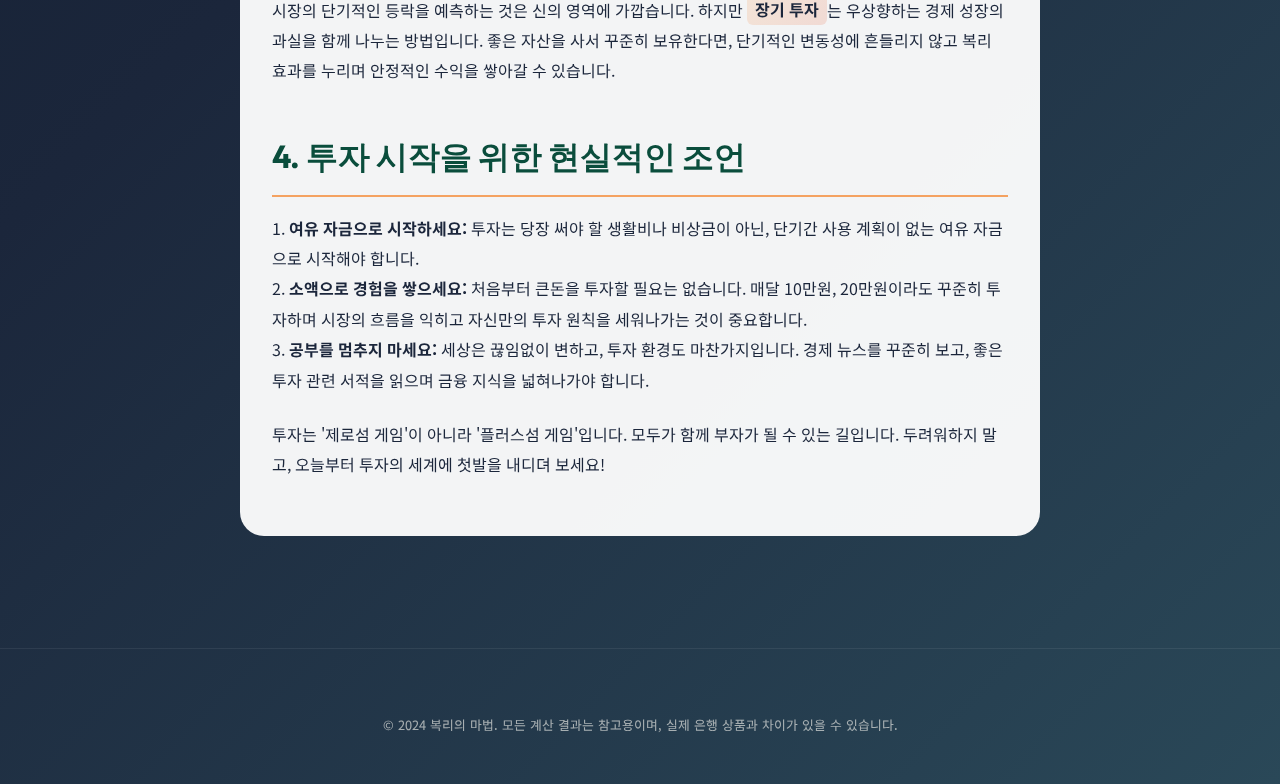
<file: articles/investing-basics.html>
<!DOCTYPE html>
<html lang="ko">
<head>
    <meta charset="UTF-8">
    <meta name="viewport" content="width=device-width, initial-scale=1.0">
    <title>초보자를 위한 투자 첫걸음 - 복리의 마법</title>
    <meta name="description" content="주식, 펀드, ETF, 채권 등 필수 투자 개념부터 위험 관리, 포트폴리오 구성까지. 투자의 세계에 첫발을 내딛는 당신을 위한 완벽 가이드.">
    <link rel="stylesheet" href="../style.css">
    <link href="https://fonts.googleapis.com/css2?family=Noto+Sans+KR:wght@400;700;900&family=Outfit:wght@300;600;900&display=swap" rel="stylesheet">
</head>
<body>
    <div class="bg-decoration">
        <div class="circle" alt=""></div>
        <div class="circle" alt=""></div>
        <div class="circle" alt=""></div>
    </div>

    <header class="site-header">
        <div class="logo">복리의 마법</div>
        <nav class="main-nav">
            <a href="../index.html">홈</a>
            <a href="../guides.html">금융 가이드</a>
            <a href="../about.html">소개</a>
            <a href="../contact.html">문의하기</a>
        </nav>
    </header>

    <main class="container">
        <header>
            <h1>초보자를 위한 투자 첫걸음</h1>
            <p class="subtitle">두려움을 설렘으로 바꾸는 가장 기초적인 안내서</p>
        </header>

        <article class="article-body">
            <p class="lead">
                '투자는 위험하다', '나는 돈이 별로 없어서 투자와는 거리가 멀다'고 생각하시나요? 투자는 더 이상 부자들만의 전유물이 아닙니다. 올바른 지식으로 무장한다면, 누구나 소액으로 시작해 경제적 자유를 향한 길을 열 수 있습니다.
            </p>

            <h2>1. 왜 투자를 해야 할까? (인플레이션의 위협)</h2>
            <p>
                우리가 은행에 돈을 가만히 두는 것만으로도 돈의 가치는 시간이 지남에 따라 하락합니다. 바로 <span class="highlight">인플레이션(물가 상승)</span> 때문입니다. 오늘날의 만 원과 10년 뒤의 만 원이 같은 가치를 가질까요? 절대 아닙니다.
            </p>
            <p>
                투자는 인플레이션으로부터 내 자산의 가치를 지키고, 나아가 돈이 스스로 돈을 벌게 하는 '자본 소득'을 창출하는 가장 효과적인 방법입니다. 잠자는 동안에도 나의 자산이 일하게 만들어야 합니다.
            </p>

            <h2>2. 무엇에 투자할까? (대표적인 투자 자산)</h2>
            <p>
                세상에는 다양한 투자 상품이 존재합니다. 초보자가 알아야 할 대표적인 투자 자산은 다음과 같습니다.
            </p>
            <ul>
                <li><strong>주식 (Stock):</strong> 기업의 소유권 일부를 사는 것입니다. 기업이 성장하면 주가 상승에 따른 시세차익과 배당금을 기대할 수 있습니다. 변동성이 크지만 장기적으로 높은 수익률을 기대할 수 있습니다.</li>
                <li><strong>채권 (Bond):</strong> 정부나 기업에 돈을 빌려주고 정해진 이자를 받는 것입니다. 주식보다 안정적이며, 확정된 이자 수익을 얻을 수 있습니다.</li>
                <li><strong>펀드 (Fund):</strong> 여러 사람의 돈을 모아 전문가(펀드매니저)가 대신 주식이나 채권 등 다양한 자산에 투자하는 간접 투자 상품입니다. 소액으로 분산 투자가 가능하다는 장점이 있습니다.</li>
                <li><strong>ETF (상장지수펀드):</strong> 특정 주가 지수(예: 코스피 200)나 자산 가격의 움직임에 따라 수익률이 결정되도록 설계된 펀드입니다. 주식처럼 쉽게 사고팔 수 있고, 펀드보다 운용 보수가 저렴합니다.</li>
            </ul>

            <h2>3. 투자의 핵심 원칙: '분산'과 '장기'</h2>
            <h3>계란을 한 바구니에 담지 마라</h3>
            <p>
                투자의 가장 유명한 격언입니다. 특정 자산이나 종목에 '몰빵' 투자를 하는 것은 매우 위험합니다. <span class="highlight">분산 투자</span>는 서로 다른 성격의 자산(주식, 채권, 부동산 등)에 나누어 투자함으로써 위험을 줄이는 전략입니다. 한 자산의 가치가 하락하더라도 다른 자산이 이를 만회해줄 수 있습니다.
            </p>
            <h3>시간은 가장 친한 친구</h3>
            <p>
                시장의 단기적인 등락을 예측하는 것은 신의 영역에 가깝습니다. 하지만 <span class="highlight">장기 투자</span>는 우상향하는 경제 성장의 과실을 함께 나누는 방법입니다. 좋은 자산을 사서 꾸준히 보유한다면, 단기적인 변동성에 흔들리지 않고 복리 효과를 누리며 안정적인 수익을 쌓아갈 수 있습니다.
            </p>

            <h2>4. 투자 시작을 위한 현실적인 조언</h2>
            <p>
                1. <strong>여유 자금으로 시작하세요:</strong> 투자는 당장 써야 할 생활비나 비상금이 아닌, 단기간 사용 계획이 없는 여유 자금으로 시작해야 합니다.
                <br>
                2. <strong>소액으로 경험을 쌓으세요:</strong> 처음부터 큰돈을 투자할 필요는 없습니다. 매달 10만원, 20만원이라도 꾸준히 투자하며 시장의 흐름을 익히고 자신만의 투자 원칙을 세워나가는 것이 중요합니다.
                <br>
                3. <strong>공부를 멈추지 마세요:</strong> 세상은 끊임없이 변하고, 투자 환경도 마찬가지입니다. 경제 뉴스를 꾸준히 보고, 좋은 투자 관련 서적을 읽으며 금융 지식을 넓혀나가야 합니다.
            </p>
            <p>
                투자는 '제로섬 게임'이 아니라 '플러스섬 게임'입니다. 모두가 함께 부자가 될 수 있는 길입니다. 두려워하지 말고, 오늘부터 투자의 세계에 첫발을 내디뎌 보세요!
            </p>
        </article>

    </main>

    <footer>
        <p>
            © 2024 복리의 마법. 모든 계산 결과는 참고용이며, 실제 은행 상품과 차이가 있을 수 있습니다.
        </p>
    </footer>
</body>
</html>
</file>
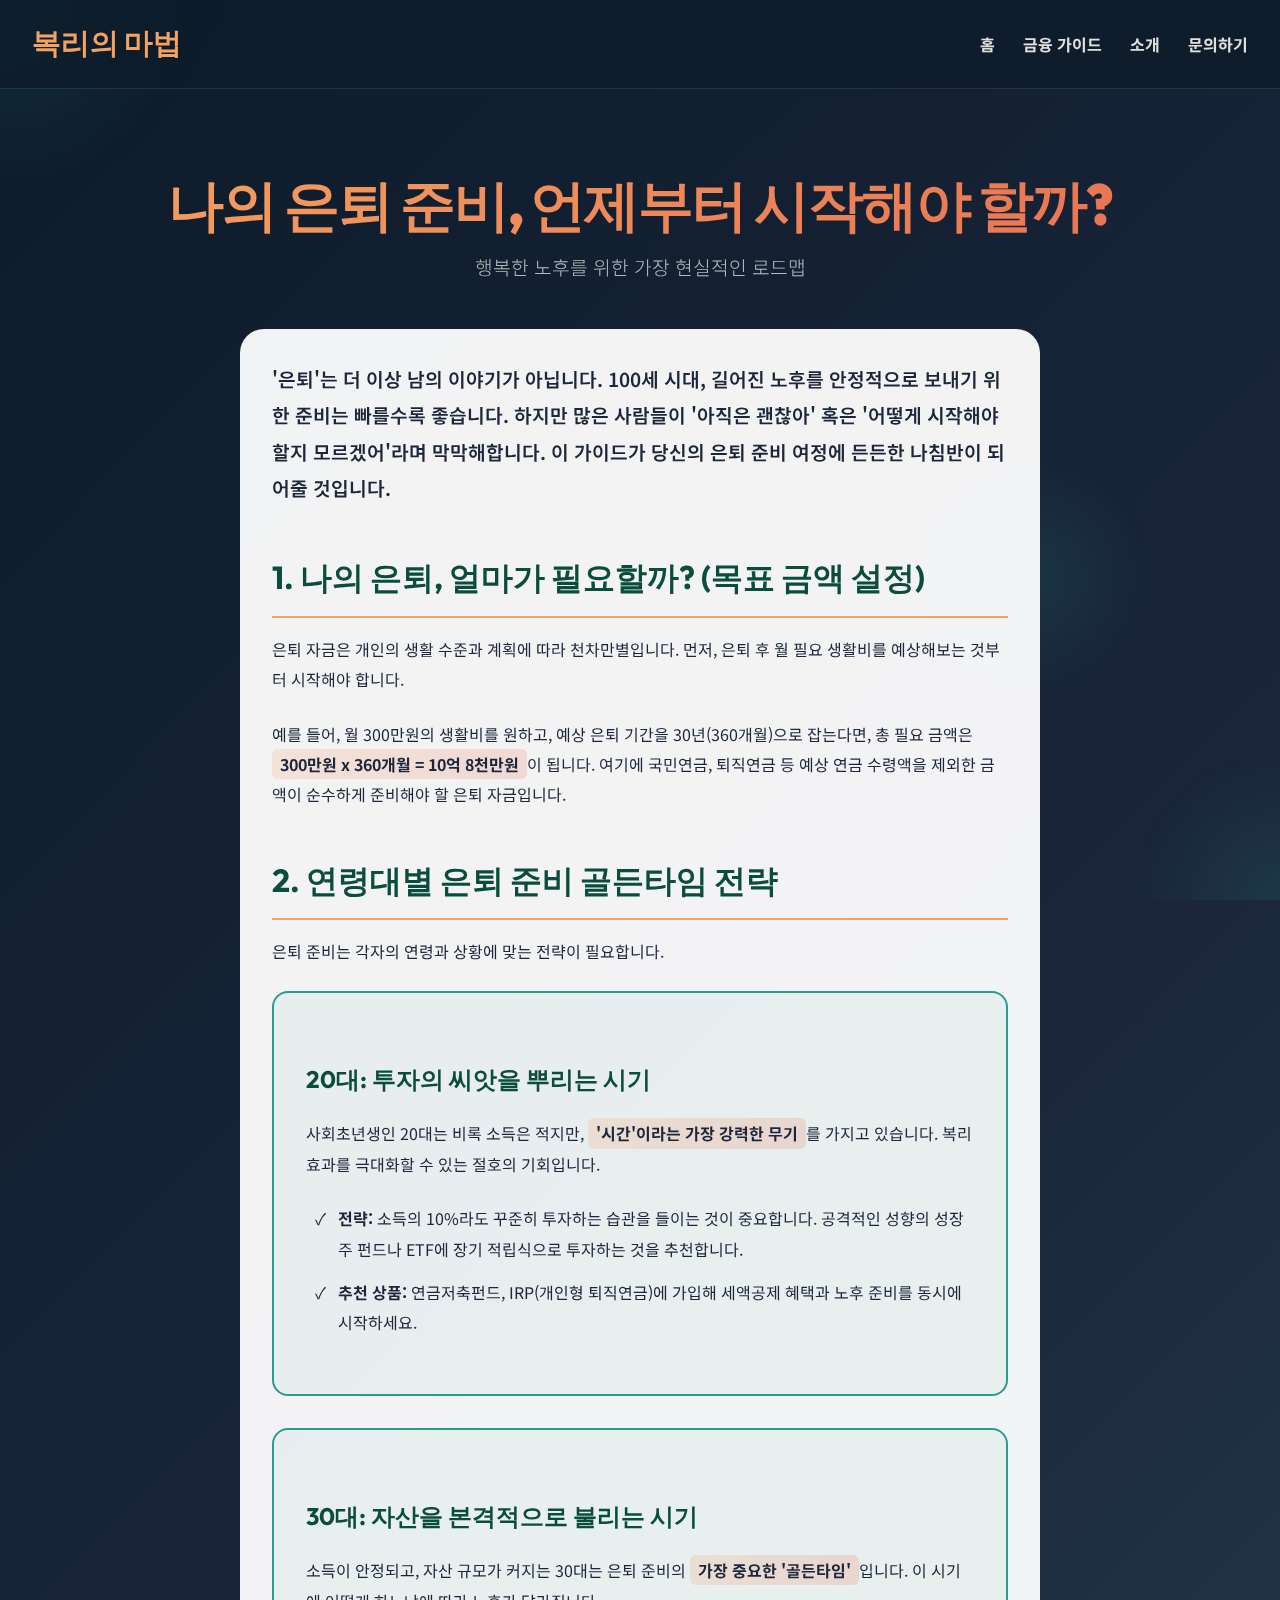
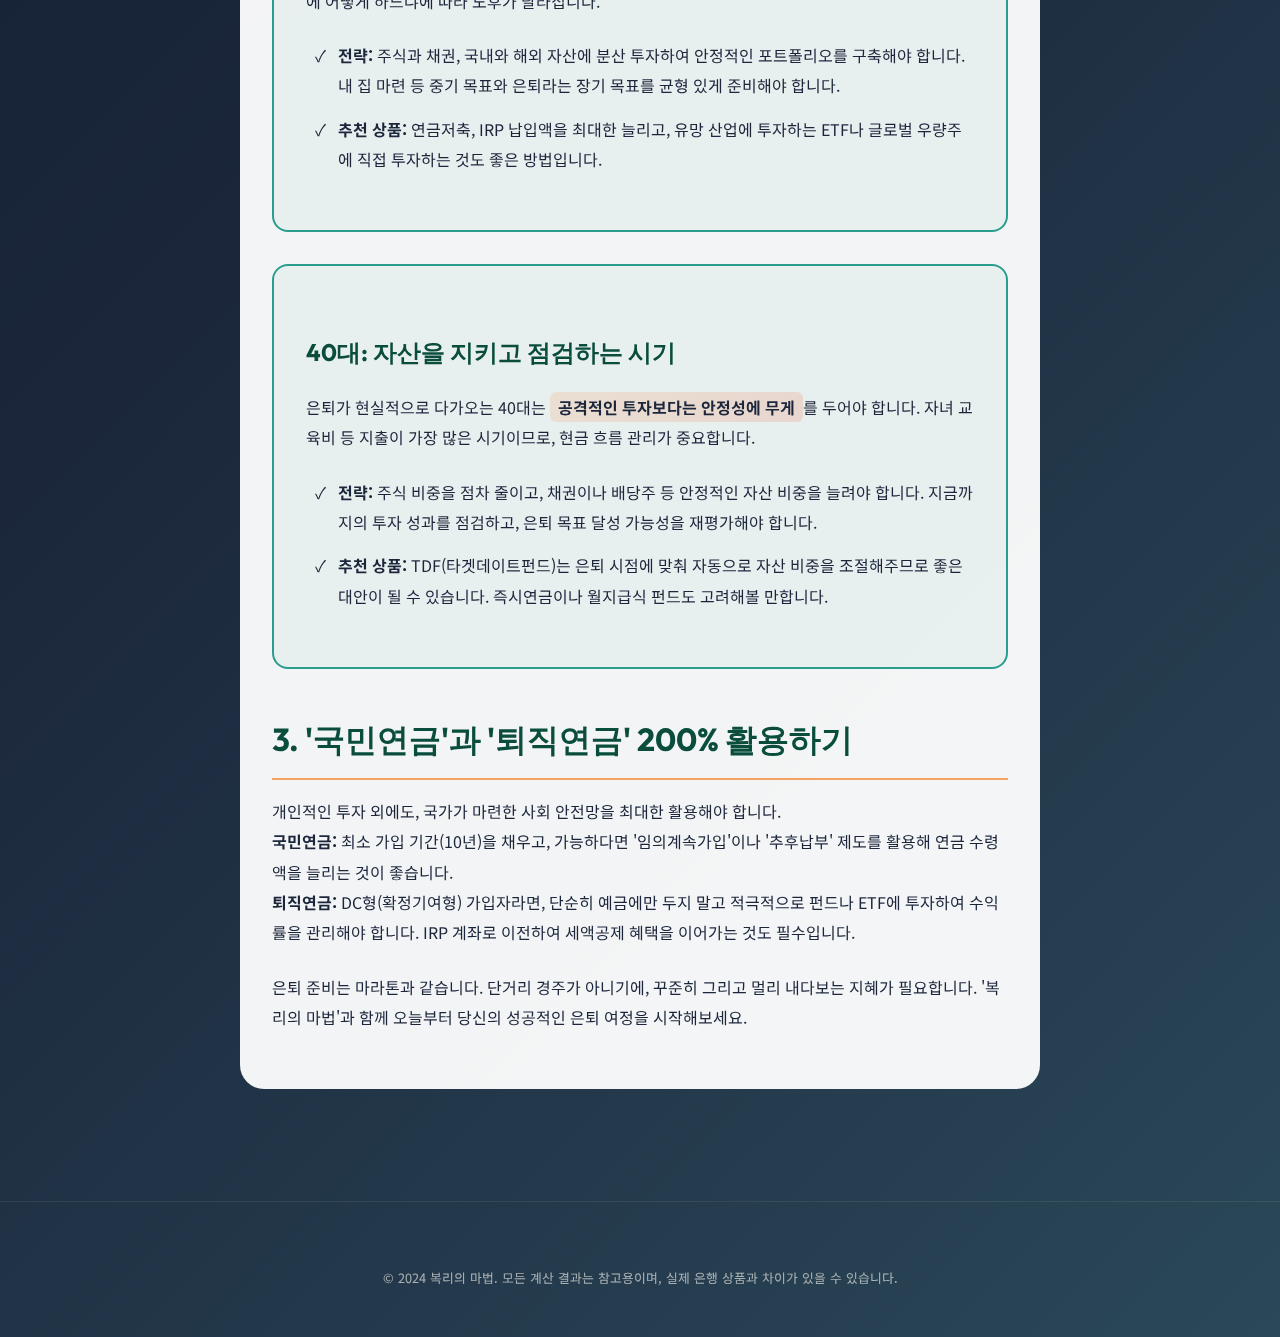
<file: articles/retirement-planning.html>
<!DOCTYPE html>
<html lang="ko">
<head>
    <meta charset="UTF-8">
    <meta name="viewport" content="width=device-width, initial-scale=1.0">
    <title>나의 은퇴 준비, 언제부터 시작해야 할까? - 복리의 마법</title>
    <meta name="description" content="20대, 30대, 40대... 언제가 은퇴 준비의 골든타임일까? 연령대별 은퇴 준비 전략과 필수 금융 상품을 확인하고, 안정적인 노후를 계획하세요.">
    <link rel="stylesheet" href="../style.css">
    <link href="https://fonts.googleapis.com/css2?family=Noto+Sans+KR:wght@400;700;900&family=Outfit:wght@300;600;900&display=swap" rel="stylesheet">
</head>
<body>
    <div class="bg-decoration">
        <div class="circle" alt=""></div>
        <div class="circle" alt=""></div>
        <div class="circle" alt=""></div>
    </div>

    <header class="site-header">
        <div class="logo">복리의 마법</div>
        <nav class="main-nav">
            <a href="../index.html">홈</a>
            <a href="../guides.html">금융 가이드</a>
            <a href="../about.html">소개</a>
            <a href="../contact.html">문의하기</a>
        </nav>
    </header>

    <main class="container">
        <header>
            <h1>나의 은퇴 준비, 언제부터 시작해야 할까?</h1>
            <p class="subtitle">행복한 노후를 위한 가장 현실적인 로드맵</p>
        </header>

        <article class="article-body">
            <p class="lead">
                '은퇴'는 더 이상 남의 이야기가 아닙니다. 100세 시대, 길어진 노후를 안정적으로 보내기 위한 준비는 빠를수록 좋습니다. 하지만 많은 사람들이 '아직은 괜찮아' 혹은 '어떻게 시작해야 할지 모르겠어'라며 막막해합니다. 이 가이드가 당신의 은퇴 준비 여정에 든든한 나침반이 되어줄 것입니다.
            </p>

            <h2>1. 나의 은퇴, 얼마가 필요할까? (목표 금액 설정)</h2>
            <p>
                은퇴 자금은 개인의 생활 수준과 계획에 따라 천차만별입니다. 먼저, 은퇴 후 월 필요 생활비를 예상해보는 것부터 시작해야 합니다.
            </p>
            <p>
                예를 들어, 월 300만원의 생활비를 원하고, 예상 은퇴 기간을 30년(360개월)으로 잡는다면, 총 필요 금액은 <span class="highlight">300만원 x 360개월 = 10억 8천만원</span>이 됩니다. 여기에 국민연금, 퇴직연금 등 예상 연금 수령액을 제외한 금액이 순수하게 준비해야 할 은퇴 자금입니다.
            </p>

            <h2>2. 연령대별 은퇴 준비 골든타임 전략</h2>
            <p>
                은퇴 준비는 각자의 연령과 상황에 맞는 전략이 필요합니다.
            </p>

            <div class="age-group">
                <h3>20대: 투자의 씨앗을 뿌리는 시기</h3>
                <p>
                    사회초년생인 20대는 비록 소득은 적지만, <span class="highlight">'시간'이라는 가장 강력한 무기</span>를 가지고 있습니다. 복리 효과를 극대화할 수 있는 절호의 기회입니다.
                </p>
                <ul>
                    <li><strong>전략:</strong> 소득의 10%라도 꾸준히 투자하는 습관을 들이는 것이 중요합니다. 공격적인 성향의 성장주 펀드나 ETF에 장기 적립식으로 투자하는 것을 추천합니다.</li>
                    <li><strong>추천 상품:</strong> 연금저축펀드, IRP(개인형 퇴직연금)에 가입해 세액공제 혜택과 노후 준비를 동시에 시작하세요.</li>
                </ul>
            </div>

            <div class="age-group">
                <h3>30대: 자산을 본격적으로 불리는 시기</h3>
                <p>
                    소득이 안정되고, 자산 규모가 커지는 30대는 은퇴 준비의 <span class="highlight">가장 중요한 '골든타임'</span>입니다. 이 시기에 어떻게 하느냐에 따라 노후가 달라집니다.
                </p>
                <ul>
                    <li><strong>전략:</strong> 주식과 채권, 국내와 해외 자산에 분산 투자하여 안정적인 포트폴리오를 구축해야 합니다. 내 집 마련 등 중기 목표와 은퇴라는 장기 목표를 균형 있게 준비해야 합니다.</li>
                    <li><strong>추천 상품:</strong> 연금저축, IRP 납입액을 최대한 늘리고, 유망 산업에 투자하는 ETF나 글로벌 우량주에 직접 투자하는 것도 좋은 방법입니다.</li>
                </ul>
            </div>

            <div class="age-group">
                <h3>40대: 자산을 지키고 점검하는 시기</h3>
                <p>
                    은퇴가 현실적으로 다가오는 40대는 <span class="highlight">공격적인 투자보다는 안정성에 무게</span>를 두어야 합니다. 자녀 교육비 등 지출이 가장 많은 시기이므로, 현금 흐름 관리가 중요합니다.
                </p>
                <ul>
                    <li><strong>전략:</strong> 주식 비중을 점차 줄이고, 채권이나 배당주 등 안정적인 자산 비중을 늘려야 합니다. 지금까지의 투자 성과를 점검하고, 은퇴 목표 달성 가능성을 재평가해야 합니다.</li>
                    <li><strong>추천 상품:</strong> TDF(타겟데이트펀드)는 은퇴 시점에 맞춰 자동으로 자산 비중을 조절해주므로 좋은 대안이 될 수 있습니다. 즉시연금이나 월지급식 펀드도 고려해볼 만합니다.</li>
                </ul>
            </div>

            <h2>3. '국민연금'과 '퇴직연금' 200% 활용하기</h2>
            <p>
                개인적인 투자 외에도, 국가가 마련한 사회 안전망을 최대한 활용해야 합니다.
                <br>
                <strong>국민연금:</strong> 최소 가입 기간(10년)을 채우고, 가능하다면 '임의계속가입'이나 '추후납부' 제도를 활용해 연금 수령액을 늘리는 것이 좋습니다.
                <br>
                <strong>퇴직연금:</strong> DC형(확정기여형) 가입자라면, 단순히 예금에만 두지 말고 적극적으로 펀드나 ETF에 투자하여 수익률을 관리해야 합니다. IRP 계좌로 이전하여 세액공제 혜택을 이어가는 것도 필수입니다.
            </p>

            <p>
                은퇴 준비는 마라톤과 같습니다. 단거리 경주가 아니기에, 꾸준히 그리고 멀리 내다보는 지혜가 필요합니다. '복리의 마법'과 함께 오늘부터 당신의 성공적인 은퇴 여정을 시작해보세요.
            </p>
        </article>
    </main>

    <footer>
        <p>
            © 2024 복리의 마법. 모든 계산 결과는 참고용이며, 실제 은행 상품과 차이가 있을 수 있습니다.
        </p>
    </footer>
</body>
</html>
</file>
<file: style.css>
:root {
    --primary: #0a4d3c;
    --secondary: #f4a261;
    --accent: #e76f51;
    --success: #2a9d8f;
    --bg-dark: #0d1b2a;
    --bg-light: #f8f9fa;
    --text-dark: #1b263b;
    --text-light: #e0e1dd;
    --card-bg: rgba(255, 255, 255, 0.95);
    --shadow: 0 8px 32px rgba(0, 0, 0, 0.1);
}

* {
    margin: 0;
    padding: 0;
    box-sizing: border-box;
}

body {
    font-family: 'Noto Sans KR', sans-serif;
    background: linear-gradient(135deg, #0d1b2a 0%, #1b263b 50%, #2a4858 100%);
    color: var(--text-light);
    min-height: 100vh;
    overflow-x: hidden;
}

/* Animated Background */
.bg-decoration {
    position: fixed;
    width: 100%;
    height: 100%;
    top: 0;
    left: 0;
    pointer-events: none;
    z-index: -1;
    overflow: hidden;
}

.circle {
    position: absolute;
    border-radius: 50%;
    background: radial-gradient(circle, rgba(42, 157, 143, 0.15) 0%, transparent 70%);
    animation: float 20s infinite ease-in-out;
}

.circle:nth-child(1) {
    width: 400px;
    height: 400px;
    top: -200px;
    left: -200px;
    animation-delay: 0s;
}

.circle:nth-child(2) {
    width: 300px;
    height: 300px;
    bottom: -150px;
    right: -150px;
    animation-delay: 5s;
}

.circle:nth-child(3) {
    width: 250px;
    height: 250px;
    top: 50%;
    right: 10%;
    animation-delay: 10s;
}

@keyframes float {
    0%, 100% { transform: translate(0, 0) scale(1); }
    33% { transform: translate(30px, -30px) scale(1.1); }
    66% { transform: translate(-20px, 20px) scale(0.9); }
}

.container {
    max-width: 1400px;
    margin: 0 auto;
    padding: 2rem;
    position: relative;
    z-index: 1;
}

/* Header */
.site-header {
    display: flex;
    justify-content: space-between;
    align-items: center;
    padding: 1.5rem 2rem;
    background: rgba(13, 27, 42, 0.8);
    backdrop-filter: blur(10px);
    border-bottom: 1px solid rgba(255, 255, 255, 0.1);
    position: sticky;
    top: 0;
    z-index: 100;
}

.logo {
    font-family: 'Outfit', sans-serif;
    font-size: 1.8rem;
    font-weight: 900;
    color: var(--secondary);
}

.main-nav a {
    color: var(--text-light);
    text-decoration: none;
    font-size: 1rem;
    font-weight: 700;
    margin-left: 1.5rem;
    transition: color 0.3s ease;
}

.main-nav a:hover {
    color: var(--secondary);
}

header {
    text-align: center;
    margin-bottom: 3rem;
    animation: slideDown 0.8s ease-out;
}

@keyframes slideDown {
    from {
        opacity: 0;
        transform: translateY(-30px);
    }
    to {
        opacity: 1;
        transform: translateY(0);
    }
}

h1 {
    font-family: 'Outfit', sans-serif;
    font-size: 3.5rem;
    font-weight: 900;
    margin-bottom: 0.5rem;
    background: linear-gradient(135deg, #f4a261 0%, #e76f51 100%);
    -webkit-background-clip: text;
    -webkit-text-fill-color: transparent;
    background-clip: text;
    letter-spacing: -2px;
}

.subtitle {
    font-size: 1.2rem;
    color: var(--text-light);
    opacity: 0.8;
    font-weight: 300;
}

/* Main Grid */
.main-grid {
    display: grid;
    grid-template-columns: 1fr 1fr;
    gap: 2rem;
    margin-bottom: 2rem;
}

/* Cards */
.card {
    background: var(--card-bg);
    backdrop-filter: blur(10px);
    border-radius: 24px;
    padding: 2rem;
    box-shadow: var(--shadow);
    animation: fadeIn 0.8s ease-out forwards;
    opacity: 0;
}

.card:nth-child(1) { animation-delay: 0.1s; }
.card:nth-child(2) { animation-delay: 0.2s; }
.card:nth-child(3) { animation-delay: 0.3s; }
.card:nth-child(4) { animation-delay: 0.4s; }

@keyframes fadeIn {
    to {
        opacity: 1;
    }
}

.card h2 {
    font-family: 'Outfit', sans-serif;
    font-size: 1.8rem;
    color: var(--primary);
    margin-bottom: 1.5rem;
    font-weight: 900;
    display: flex;
    align-items: center;
    gap: 0.5rem;
}

.card-icon {
    display: inline-block;
    width: 40px;
    height: 40px;
    background: linear-gradient(135deg, var(--secondary), var(--accent));
    border-radius: 12px;
    display: flex;
    align-items: center;
    justify-content: center;
    font-size: 1.5rem;
}

/* Input Groups */
.input-group {
    margin-bottom: 1.5rem;
}

label {
    display: block;
    color: var(--text-dark);
    font-weight: 700;
    margin-bottom: 0.5rem;
    font-size: 0.95rem;
}

input[type="number"], select, input[type="text"], input[type="email"], textarea {
    width: 100%;
    padding: 1rem;
    border: 2px solid #e0e0e0;
    border-radius: 12px;
    font-size: 1.1rem;
    font-family: 'Noto Sans KR', sans-serif;
    transition: all 0.3s ease;
    background: white;
    color: var(--text-dark);
}

input[type="number"]:focus, select:focus, input[type="text"]:focus, input[type="email"]:focus, textarea:focus {
    outline: none;
    border-color: var(--secondary);
    box-shadow: 0 0 0 4px rgba(244, 162, 97, 0.1);
}

#periodUnit {
    padding: 1rem;
}

#period-grid {
    display: grid;
    grid-template-columns: 2fr 1fr;
    gap: 0.5rem;
}

.input-hint {
    font-size: 0.85rem;
    color: #666;
    margin-top: 0.3rem;
}

/* Info Section */
.card article {
    background: rgba(42, 157, 143, 0.05);
    padding: 1.5rem;
    border-radius: 12px;
    margin-bottom: 1rem;
}

.card article:last-child {
    margin-bottom: 0;
}

.card article h3 {
    color: var(--primary);
    font-size: 1.2rem;
    margin-bottom: 1rem;
}

.card article p {
    color: var(--text-dark);
    line-height: 1.8;
    margin-bottom: 1rem;
}

.card article ul {
    color: var(--text-dark);
    line-height: 2;
    padding-left: 1.5rem;
}

/* Buttons */
.btn {
    padding: 1rem 2rem;
    border: none;
    border-radius: 12px;
    font-size: 1.1rem;
    font-weight: 700;
    cursor: pointer;
    transition: all 0.3s ease;
    font-family: 'Noto Sans KR', sans-serif;
    display: inline-flex;
    align-items: center;
    gap: 0.5rem;
}

.btn-primary {
    background: linear-gradient(135deg, var(--secondary), var(--accent));
    color: white;
    width: 100%;
    justify-content: center;
    font-size: 1.2rem;
    padding: 1.2rem;
    box-shadow: 0 4px 12px rgba(231, 111, 81, 0.3);
}

.btn-primary:hover {
    transform: translateY(-2px);
    box-shadow: 0 6px 20px rgba(231, 111, 81, 0.4);
}

.btn-secondary {
    background: white;
    color: var(--primary);
    border: 2px solid var(--primary);
}

.btn-secondary:hover {
    background: var(--primary);
    color: white;
}

.btn-small {
    padding: 0.5rem 1rem;
    font-size: 0.9rem;
}

/* Results Display */
.result-display {
    background: linear-gradient(135deg, var(--primary), var(--success));
    color: white;
    padding: 2rem;
    border-radius: 16px;
    margin-bottom: 2rem;
    text-align: center;
}

.result-label {
    font-size: 0.9rem;
    opacity: 0.9;
    margin-bottom: 0.5rem;
}

.result-value {
    font-family: 'Outfit', sans-serif;
    font-size: 3rem;
    font-weight: 900;
    margin-bottom: 0.5rem;
}

.result-detail {
    font-size: 0.95rem;
    opacity: 0.8;
}

.results-summary {
    background: rgba(42, 157, 143, 0.05);
    padding: 1.5rem;
    border-radius: 12px;
    margin-bottom: 1rem;
}

.results-summary-item {
    display: flex;
    justify-content: space-between;
    margin-bottom: 0.5rem;
}

.results-summary-item:last-child {
    margin-bottom: 0;
}

.results-summary-label {
    color: var(--text-dark);
    font-weight: 700;
}

/* Chart Container */
.chart-container {
    height: 300px;
    margin: 1.5rem 0;
    position: relative;
    background: linear-gradient(to top, rgba(42, 157, 143, 0.05), transparent);
    border-radius: 12px;
    padding: 1rem;
}

.chart-bars {
    display: flex;
    align-items: flex-end;
    justify-content: space-around;
    height: 100%;
    gap: 0.5rem;
}

.chart-bar {
    flex: 1;
    background: linear-gradient(to top, var(--secondary), var(--accent));
    border-radius: 8px 8px 0 0;
    position: relative;
    transition: all 0.6s cubic-bezier(0.34, 1.56, 0.64, 1);
    min-height: 20px;
    cursor: pointer;
}

.chart-bar:hover {
    opacity: 0.8;
    transform: translateY(-5px);
}

.chart-bar-label {
    position: absolute;
    bottom: -25px;
    left: 50%;
    transform: translateX(-50%);
    font-size: 0.75rem;
    color: var(--text-dark);
    white-space: nowrap;
}

.chart-bar-value {
    position: absolute;
    top: -30px;
    left: 50%;
    transform: translateX(-50%);
    font-size: 0.8rem;
    font-weight: 700;
    color: var(--text-dark);
    white-space: nowrap;
}

/* Comparison Table */
.comparison-table {
    width: 100%;
    border-collapse: collapse;
    margin-top: 1rem;
}

.comparison-table th {
    background: var(--primary);
    color: white;
    padding: 1rem;
    text-align: left;
    font-weight: 700;
}

.comparison-table td {
    padding: 1rem;
    border-bottom: 1px solid #e0e0e0;
    color: var(--text-dark);
}

.comparison-table tr:nth-child(even) {
    background: rgba(42, 157, 143, 0.05);
}

.highlight-number {
    font-family: 'Outfit', sans-serif;
    font-weight: 900;
    color: var(--accent);
    font-size: 1.1rem;
}

/* Footer */
footer {
    margin-top: 3rem;
    padding: 2rem 1rem;
    text-align: center;
    color: var(--text-light);
    opacity: 0.7;
    border-top: 1px solid rgba(255,255,255,0.1);
}

footer h2 {
    font-size: 1.3rem;
    margin-bottom: 1rem;
    color: var(--text-light);
}

footer p {
    max-width: 800px;
    margin: 0 auto 1rem;
    line-height: 1.8;
    font-size: 0.95rem;
}

footer div {
    margin-top: 1.5rem;
    font-size: 0.85rem;
}

footer div p {
    margin-bottom: 0.5rem;
}

footer p:last-child {
    margin-top: 2rem;
    font-size: 0.8rem;
}

/* Article Body */
.article-body {
    max-width: 800px;
    margin: 2rem auto;
    background: var(--card-bg);
    padding: 2rem;
    border-radius: 24px;
    color: var(--text-dark);
    line-height: 1.9;
}

.article-body h2 {
    font-family: 'Outfit', sans-serif;
    font-size: 2rem;
    color: var(--primary);
    margin-top: 2.5rem;
    margin-bottom: 1rem;
    border-bottom: 2px solid var(--secondary);
    padding-bottom: 0.5rem;
}

.article-body h3 {
    font-family: 'Outfit', sans-serif;
    font-size: 1.5rem;
    color: var(--primary);
    margin-top: 2rem;
    margin-bottom: 1rem;
}

.article-body p {
    margin-bottom: 1.5rem;
}

.article-body blockquote {
    margin: 1.5rem 0;
    padding: 1.5rem;
    background: rgba(42, 157, 143, 0.05);
    border-left: 5px solid var(--success);
    font-style: italic;
    font-size: 1.1rem;
    color: var(--primary);
}

.article-body .highlight {
    background: linear-gradient(135deg, rgba(244, 162, 97, 0.2), rgba(231, 111, 81, 0.2));
    padding: 0.2rem 0.5rem;
    border-radius: 6px;
    font-weight: 700;
}

.article-body ul {
    list-style-type: '✓ ';
    padding-left: 1.5rem;
    margin-bottom: 1.5rem;
}

.article-body li {
    margin-bottom: 0.8rem;
    padding-left: 0.5rem;
}

.lead {
    font-size: 1.2rem;
    font-weight: 600;
    margin-bottom: 2rem;
}

.rule-of-72 {
    text-align: center;
    font-size: 1.3rem;
    font-weight: 700;
    color: var(--accent);
}

.article-cta {
    text-align: center;
    margin-top: 3rem;
}

.age-group {
    border: 2px solid var(--success);
    border-radius: 16px;
    padding: 2rem;
    margin-bottom: 2rem;
    background: rgba(42, 157, 143, 0.05);
}


/* Responsive */
@media (max-width: 968px) {
    .main-grid {
        grid-template-columns: 1fr;
    }

    h1 {
        font-size: 2.5rem;
    }

    .result-value {
        font-size: 2rem;
    }

    .ad-slot-horizontal ins.adsbygoogle {
        width: 320px !important;
        height: 100px !important;
    }

    .comparison-table {
        font-size: 0.85rem;
    }

    .comparison-table th,
    .comparison-table td {
        padding: 0.7rem 0.5rem;
    }

    .chart-bar-label {
        font-size: 0.65rem;
    }

    .chart-bar-value {
        font-size: 0.7rem;
    }
    .site-header {
        flex-direction: column;
        padding: 1rem;
    }

    .main-nav {
        margin-top: 1rem;
    }

    .main-nav a {
        margin: 0 0.5rem;
    }
}

@media (max-width: 640px) {
    .container {
        padding: 1rem;
    }

    h1 {
        font-size: 2rem;
        letter-spacing: -1px;
    }

    .subtitle {
        font-size: 1rem;
    }

    .card {
        padding: 1.5rem;
    }

    .card h2 {
        font-size: 1.4rem;
    }

    .result-value {
        font-size: 1.8rem;
    }

    .btn-primary {
        font-size: 1rem;
        padding: 1rem;
    }

    .back-button {
        font-size: 0.9rem;
        padding: 0.7rem 1.2rem;
    }

    .ad-slot-horizontal ins.adsbygoogle {
        width: 300px !important;
        height: 100px !important;
    }

    input[type="number"], select, input[type="text"], input[type="email"], textarea {
        font-size: 1rem;
        padding: 0.9rem;
    }
}

/* Result Page Grid - 반응형 */
.result-grid {
    display: grid;
    grid-template-columns: 1fr;
    gap: 2rem;
}

@media (min-width: 969px) {
    .result-grid {
        grid-template-columns: repeat(2, 1fr);
    }

    .result-grid > .card:first-child {
        grid-column: 1 / -1;
    }

    #comparisonCard {
        grid-column: 1 / -1 !important;
    }
}

/* Loading Animation */
.calculating {
    display: inline-block;
    animation: pulse 1.5s ease-in-out infinite;
}

@keyframes pulse {
    0%, 100% { opacity: 1; }
    50% { opacity: 0.5; }
}

/* Result Page Styles */
.result-page {
    display: none;
}

.result-page.active {
    display: block;
}

.input-page.hidden {
    display: none;
}

.back-button {
    display: inline-flex;
    align-items: center;
    gap: 0.5rem;
    color: var(--text-light);
    text-decoration: none;
    font-weight: 700;
    margin-bottom: 2rem;
    padding: 0.8rem 1.5rem;
    background: rgba(255, 255, 255, 0.1);
    border-radius: 12px;
    transition: all 0.3s ease;
    cursor: pointer;
    border: none;
    font-size: 1rem;
    font-family: 'Noto Sans KR', sans-serif;
}

.back-button:hover {
    background: rgba(255, 255, 255, 0.2);
    transform: translateX(-5px);
}

.result-grid {
    display: grid;
    gap: 2rem;
}
</file>
